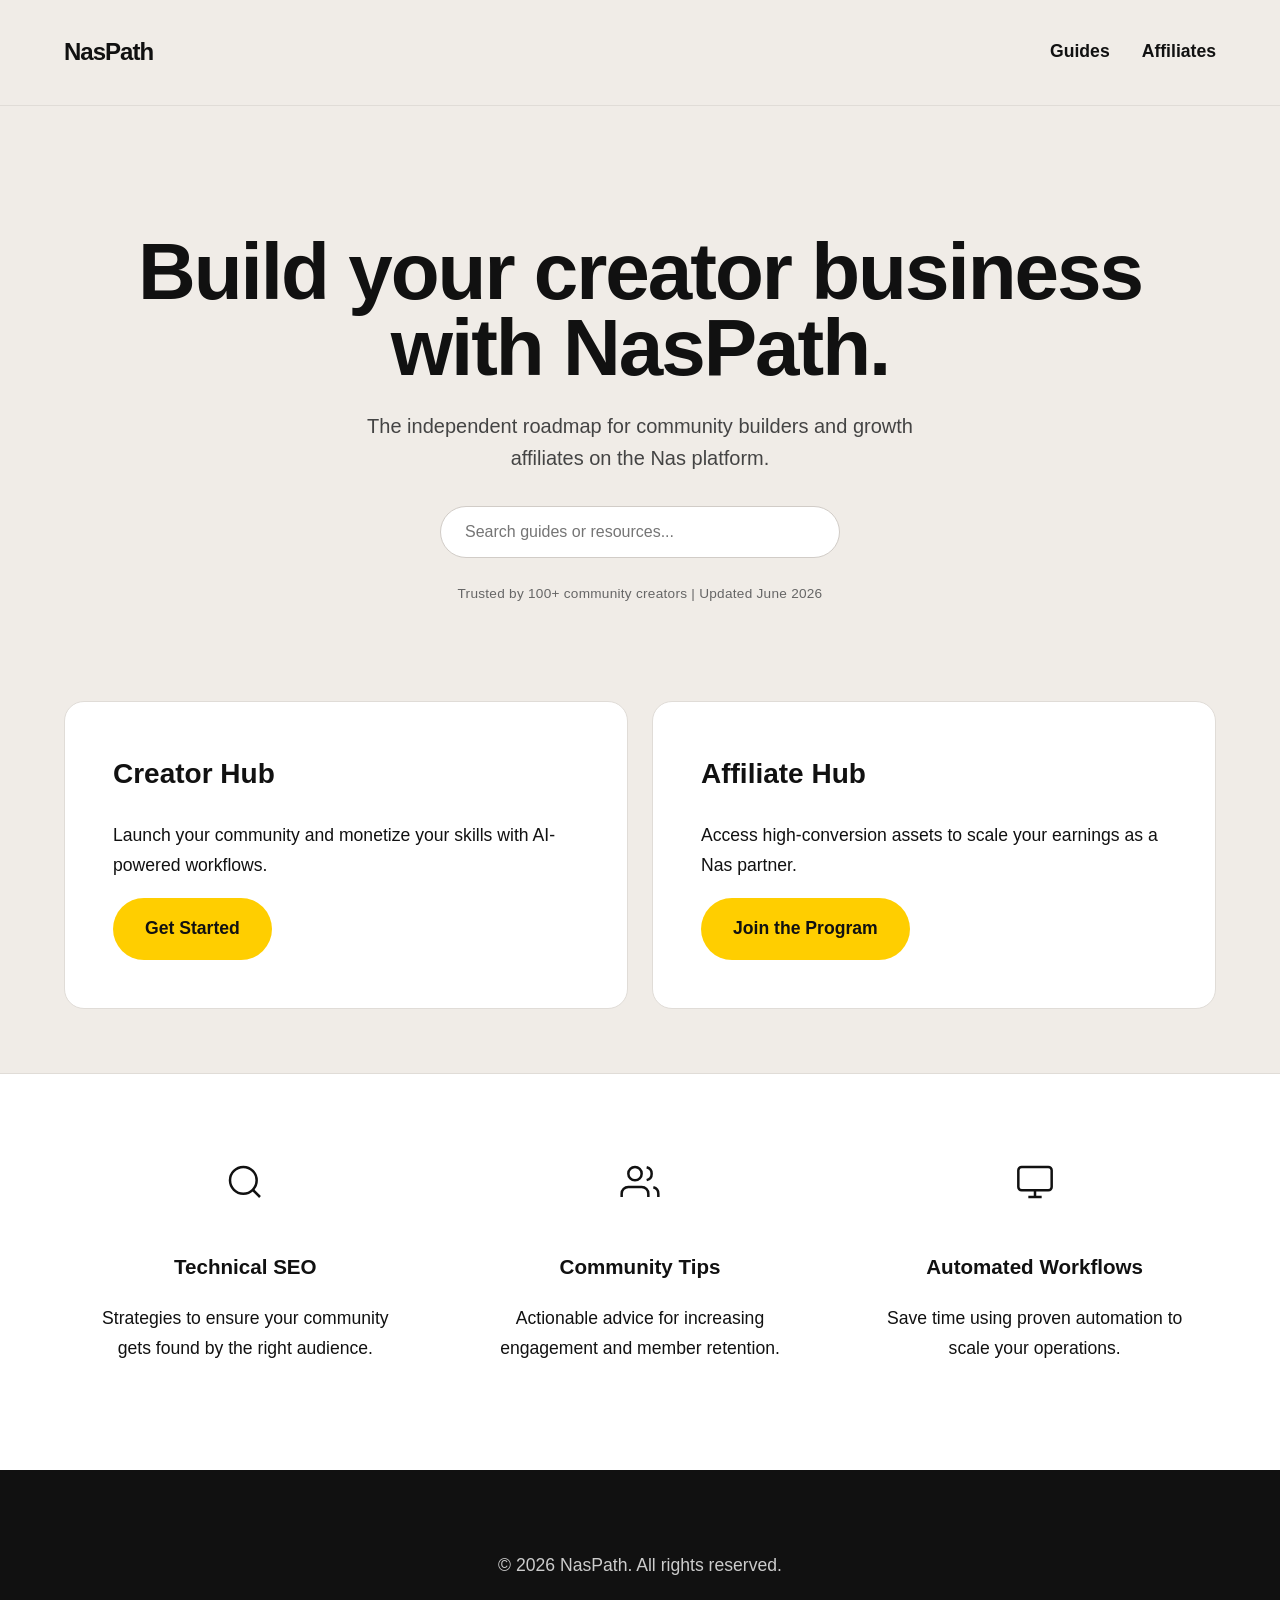
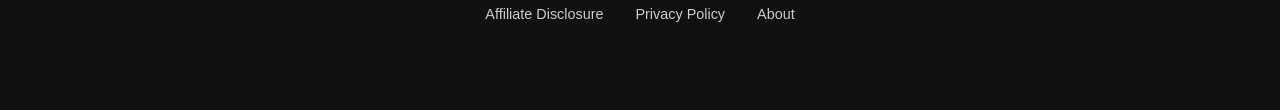
<file: index.html>
<!DOCTYPE html>
<html lang="en">
<head>
    <meta charset="UTF-8">

    <!-- This makes the website adjust correctly on phones and tablets -->
    <meta name="viewport" content="width=device-width, initial-scale=1.0">
    
    <!-- Primary Meta Tags -->
    <title>NasPath | Creator & Affiliate Hub for Community Builders</title>
    <meta name="title" content="NasPath | Creator & Affiliate Hub">
    <meta name="description" content="An independent roadmap for creators. Master community building, technical SEO, and automated workflows on the Nas platform.">
    <meta name="keywords" content="Nas, Creator Economy, Community Building, Technical SEO, Affiliate Marketing, Automation, Web Directories">
    
    <!-- Open Graph / Social Media Preview -->
    <meta property="og:type" content="website">
    <meta property="og:title" content="NasPath | Creator & Affiliate Hub">
    <meta property="og:description" content="The independent roadmap for building communities and scaling growth on the Nas platform.">
    <meta property="og:image" content="https://yourwebsite.com/thumbnail.jpg"> 
    
    <!-- Canonical Tag -->
    <link rel="canonical" href="https://naspath.com/">

    <!-- This connects your HTML file to your CSS file -->
    <link rel="stylesheet" href="style.css?v=3">
</head>

<body>
    <nav>
        <div class="logo">NasPath</div>

        <ul>
            <li><a href="guides.html">Guides</a></li>
            <li><a href="affiliate-hub.html">Affiliates</a></li>
        </ul>
    </nav>

    <section class="hero">
        <h1>Build your creator business with NasPath.</h1>

        <p>
            The independent roadmap for community builders and growth affiliates on the Nas platform.
        </p>
        
        <div class="search-container">
            <form action="#" method="get">
                <input type="search" name="q" placeholder="Search guides or resources..." aria-label="Search">
            </form>
        </div>
        
        <div class="social-proof">
            Trusted by 100+ community creators | Updated June 2026
        </div>
    </section>

    <main>
        <section class="grid">
            <article class="card" id="guides">
                <h2>Creator Hub</h2>
                <p>Launch your community and monetize your skills with AI-powered workflows.</p>
                <a href="creator-hub.html" class="cta">Get Started</a>
            </article>

            <article class="card" id="affiliates">
                <h2>Affiliate Hub</h2>
                <p>Access high-conversion assets to scale your earnings as a Nas partner.</p>
                <a href="affiliate-hub.html" class="cta">Join the Program</a>
            </article>
        </section>

        <section class="benefits">
            <div class="benefits-grid">
                <div class="benefit-item">
                    <svg class="icon-svg" viewBox="0 0 24 24">
                        <circle cx="11" cy="11" r="8"/>
                        <line x1="21" y1="21" x2="16.65" y2="16.65"/>
                    </svg>

                    <h3>Technical SEO</h3>
                    <p>Strategies to ensure your community gets found by the right audience.</p>
                </div>

                <div class="benefit-item">
                    <svg class="icon-svg" viewBox="0 0 24 24">
                        <path d="M17 21v-2a4 4 0 0 0-4-4H5a4 4 0 0 0-4 4v2"/>
                        <circle cx="9" cy="7" r="4"/>
                        <path d="M23 21v-2a4 4 0 0 0-3-3.87"/>
                        <path d="M16 3.13a4 4 0 0 1 0 7.75"/>
                    </svg>

                    <h3>Community Tips</h3>
                    <p>Actionable advice for increasing engagement and member retention.</p>
                </div>

                <div class="benefit-item">
                    <svg class="icon-svg" viewBox="0 0 24 24">
                        <rect x="2" y="3" width="20" height="14" rx="2" ry="2"/>
                        <line x1="8" y1="21" x2="16" y2="21"/>
                        <line x1="12" y1="17" x2="12" y2="21"/>
                    </svg>

                    <h3>Automated Workflows</h3>
                    <p>Save time using proven automation to scale your operations.</p>
                </div>
            </div>
        </section>
    </main>

    <footer>
        <p>&copy; 2026 NasPath. All rights reserved.</p>

        <ul>
            <li><a href="affiliate-disclosure.html">Affiliate Disclosure</a></li>
            <li><a href="privacy-policy.html">Privacy Policy</a></li>
            <li><a href="about.html">About</a></li>
        </ul>
    </footer>
</body>
</html>
</file>
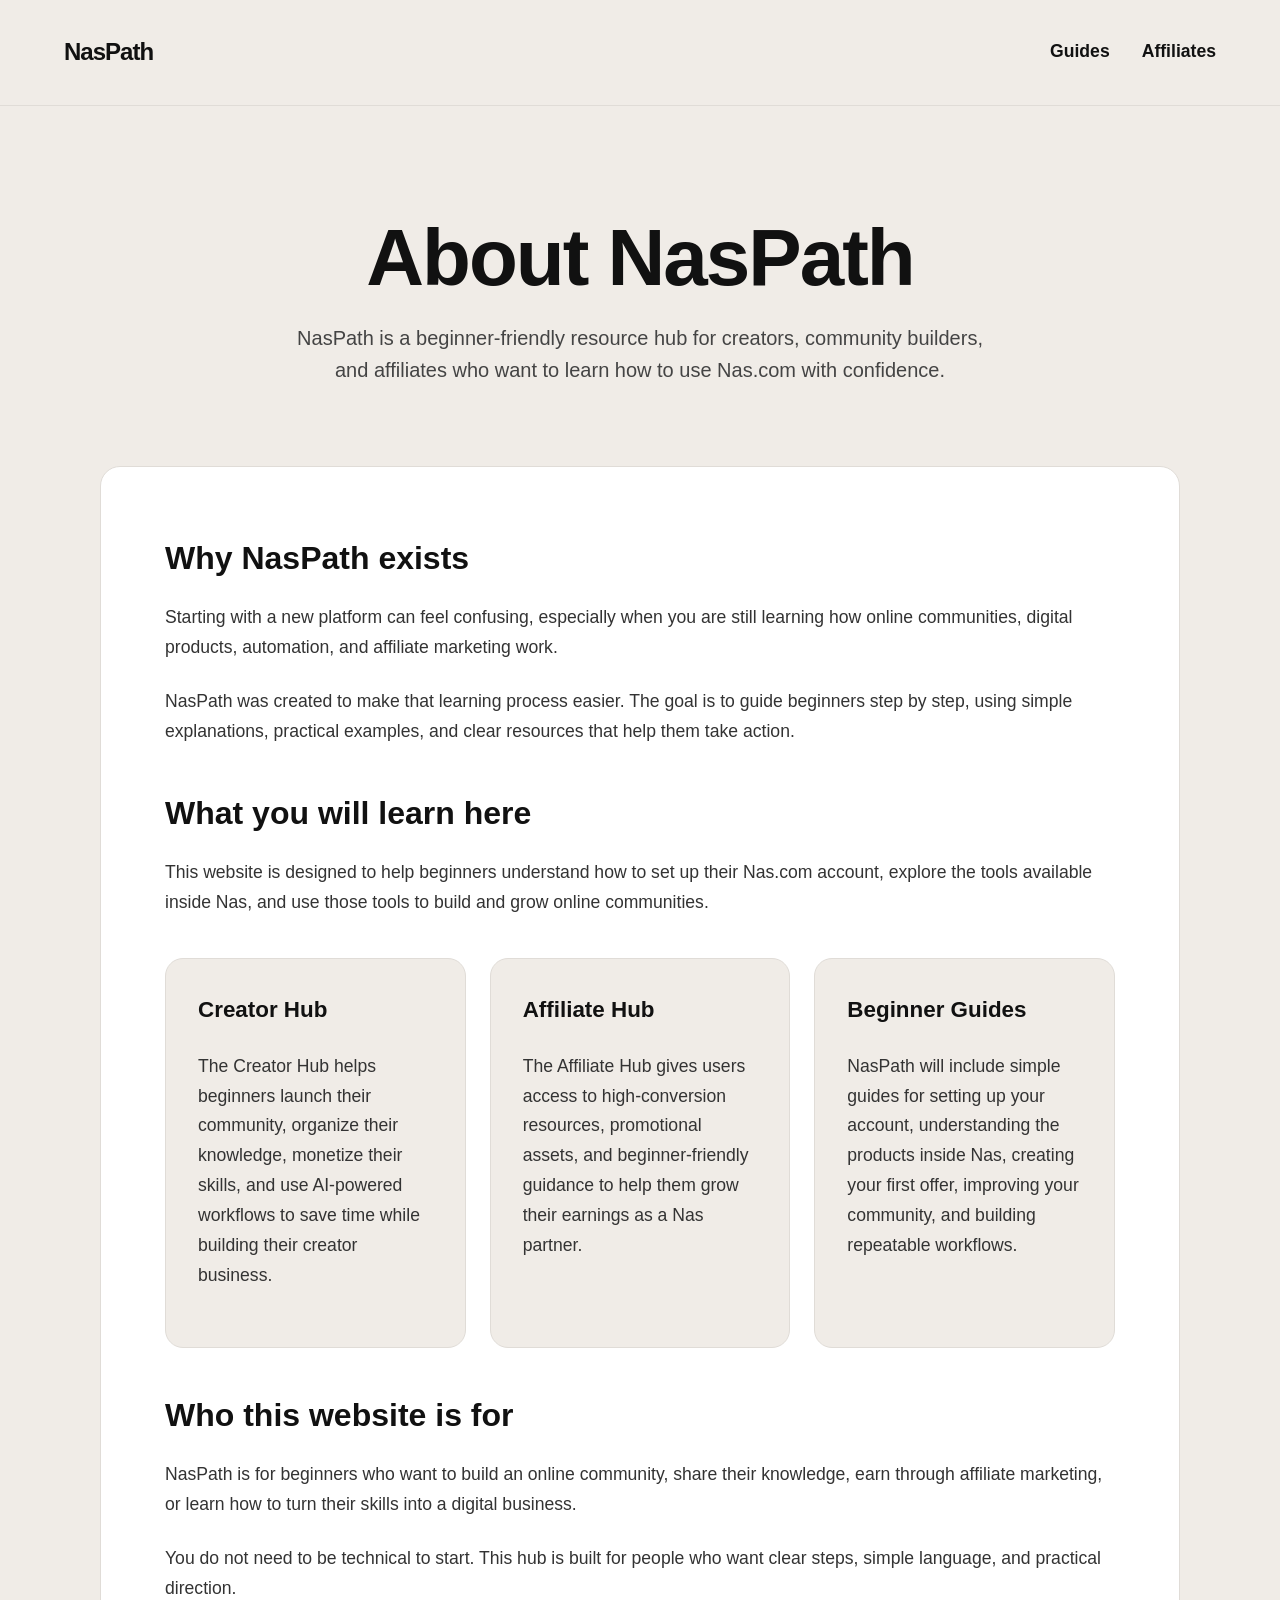
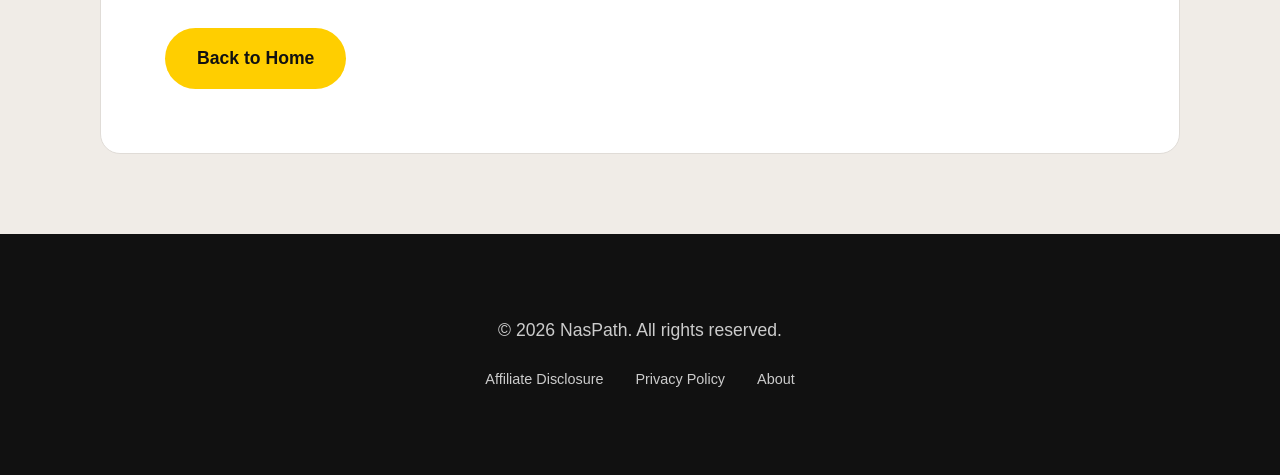
<file: about.html>
<!DOCTYPE html>
<html lang="en">
<head>
    <meta charset="UTF-8">

    <!-- This makes the page look good on phones and tablets -->
    <meta name="viewport" content="width=device-width, initial-scale=1.0">

    <title>About NasPath | Beginner Resource Hub for Nas Creators</title>

    <meta name="description" content="Learn about NasPath, a beginner-friendly resource hub that helps new Nas.com creators set up their account, use Nas products, build communities, and grow through affiliate marketing.">

    <!-- This connects this page to your existing CSS file -->
    <link rel="stylesheet" href="style.css?v=3">
</head>

<body>
    <nav>
        <div class="logo">
            <a href="index.html">NasPath</a>
        </div>

        <ul>
            <li><a href="index.html#guides">Guides</a></li>
            <li><a href="index.html#affiliates">Affiliates</a></li>
        </ul>
    </nav>

    <main>
        <section class="page-hero">
            <h1>About NasPath</h1>

            <p>
                NasPath is a beginner-friendly resource hub for creators, community builders,
                and affiliates who want to learn how to use Nas.com with confidence.
            </p>
        </section>

        <section class="content-section">
            <div class="content-wrapper">
                <h2>Why NasPath exists</h2>

                <p>
                    Starting with a new platform can feel confusing, especially when you are still
                    learning how online communities, digital products, automation, and affiliate
                    marketing work.
                </p>

                <p>
                    NasPath was created to make that learning process easier. The goal is to guide
                    beginners step by step, using simple explanations, practical examples, and clear
                    resources that help them take action.
                </p>

                <h2>What you will learn here</h2>

                <p>
                    This website is designed to help beginners understand how to set up their Nas.com
                    account, explore the tools available inside Nas, and use those tools to build and
                    grow online communities.
                </p>

                <div class="about-grid">
                    <article class="about-card">
                        <h3>Creator Hub</h3>

                        <p>
                            The Creator Hub helps beginners launch their community, organize their
                            knowledge, monetize their skills, and use AI-powered workflows to save
                            time while building their creator business.
                        </p>
                    </article>

                    <article class="about-card">
                        <h3>Affiliate Hub</h3>

                        <p>
                            The Affiliate Hub gives users access to high-conversion resources,
                            promotional assets, and beginner-friendly guidance to help them grow
                            their earnings as a Nas partner.
                        </p>
                    </article>

                    <article class="about-card">
                        <h3>Beginner Guides</h3>

                        <p>
                            NasPath will include simple guides for setting up your account,
                            understanding the products inside Nas, creating your first offer,
                            improving your community, and building repeatable workflows.
                        </p>
                    </article>
                </div>

                <h2>Who this website is for</h2>

                <p>
                    NasPath is for beginners who want to build an online community, share their
                    knowledge, earn through affiliate marketing, or learn how to turn their skills
                    into a digital business.
                </p>

                <p>
                    You do not need to be technical to start. This hub is built for people who want
                    clear steps, simple language, and practical direction.
                </p>

                <a href="index.html" class="cta">Back to Home</a>
            </div>
        </section>
    </main>

    <footer>
        <p>&copy; 2026 NasPath. All rights reserved.</p>

        <ul>
            <li><a href="affiliate-disclosure.html">Affiliate Disclosure</a></li>
            <li><a href="privacy-policy.html">Privacy Policy</a></li>
            <li><a href="about.html">About</a></li>
        </ul>
    </footer>
</body>
</html>
</file>
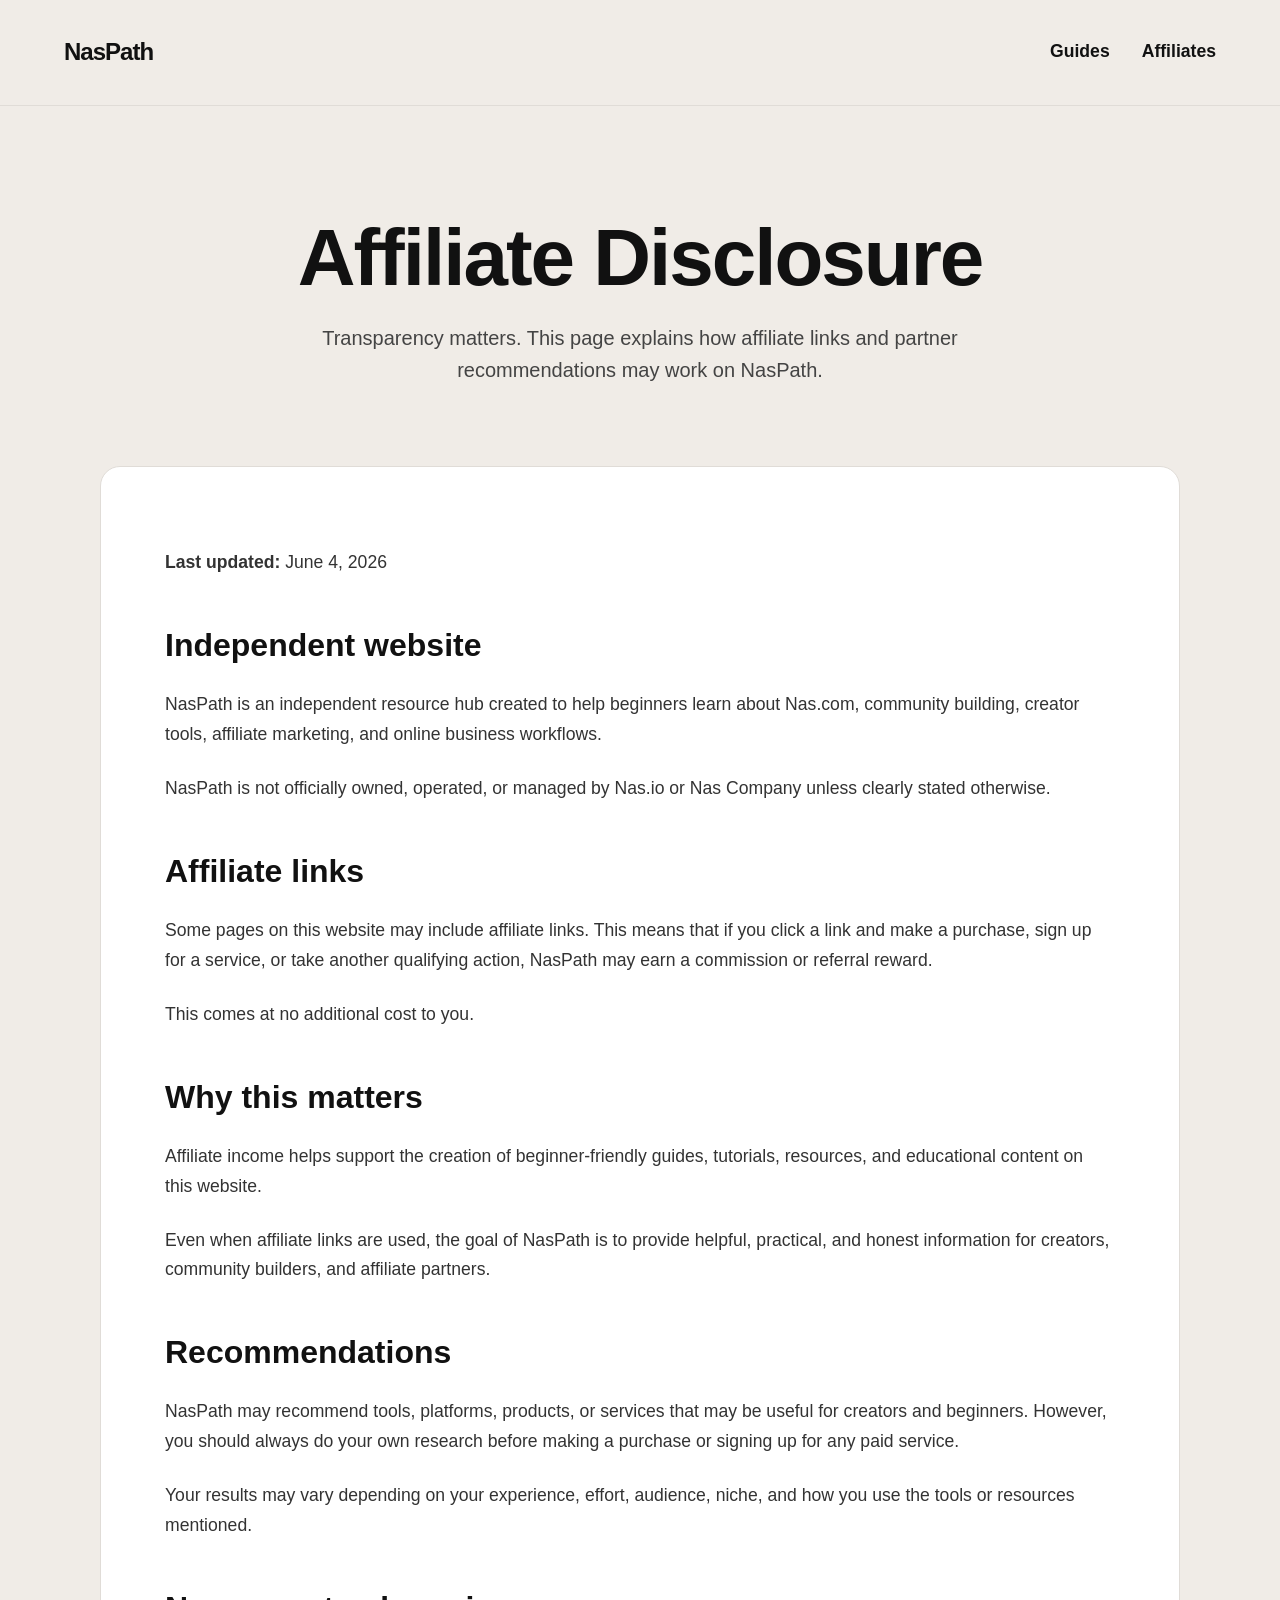
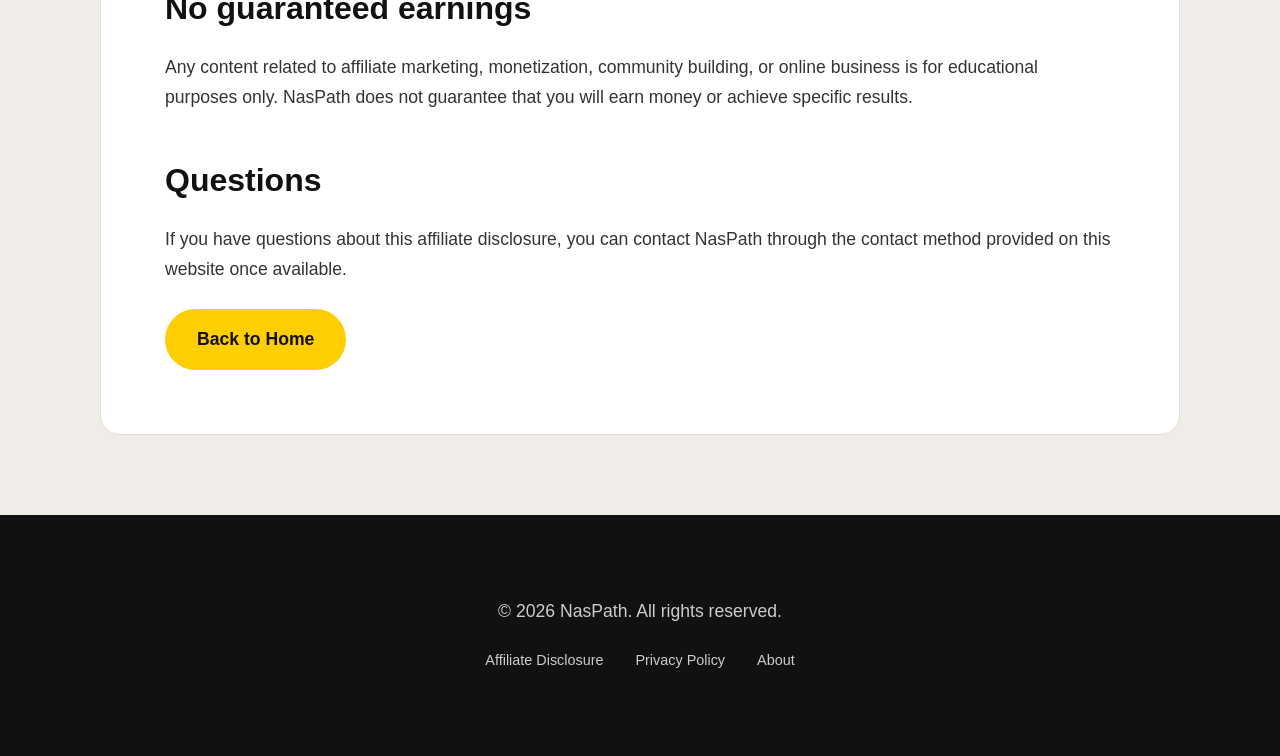
<file: affiliate-disclosure.html>
<!DOCTYPE html>
<html lang="en">
<head>
    <meta charset="UTF-8">

    <!-- This makes the page work well on phones and tablets -->
    <meta name="viewport" content="width=device-width, initial-scale=1.0">

    <title>Affiliate Disclosure | NasPath</title>

    <meta name="description" content="Read the NasPath affiliate disclosure to understand how affiliate links and partner recommendations may work on this website.">

    <!-- This connects this page to your CSS file -->
    <link rel="stylesheet" href="style.css?v=3">
</head>

<body>
    <nav>
        <div class="logo">
            <a href="index.html">NasPath</a>
        </div>

        <ul>
            <li><a href="index.html#guides">Guides</a></li>
            <li><a href="index.html#affiliates">Affiliates</a></li>
        </ul>
    </nav>

    <main>
        <section class="page-hero">
            <h1>Affiliate Disclosure</h1>

            <p>
                Transparency matters. This page explains how affiliate links and partner recommendations
                may work on NasPath.
            </p>
        </section>

        <section class="content-section">
            <div class="content-wrapper">
                <p><strong>Last updated:</strong> June 4, 2026</p>

                <h2>Independent website</h2>

                <p>
                    NasPath is an independent resource hub created to help beginners learn about Nas.com,
                    community building, creator tools, affiliate marketing, and online business workflows.
                </p>

                <p>
                    NasPath is not officially owned, operated, or managed by Nas.io or Nas Company unless
                    clearly stated otherwise.
                </p>

                <h2>Affiliate links</h2>

                <p>
                    Some pages on this website may include affiliate links. This means that if you click
                    a link and make a purchase, sign up for a service, or take another qualifying action,
                    NasPath may earn a commission or referral reward.
                </p>

                <p>
                    This comes at no additional cost to you.
                </p>

                <h2>Why this matters</h2>

                <p>
                    Affiliate income helps support the creation of beginner-friendly guides, tutorials,
                    resources, and educational content on this website.
                </p>

                <p>
                    Even when affiliate links are used, the goal of NasPath is to provide helpful,
                    practical, and honest information for creators, community builders, and affiliate partners.
                </p>

                <h2>Recommendations</h2>

                <p>
                    NasPath may recommend tools, platforms, products, or services that may be useful for
                    creators and beginners. However, you should always do your own research before making
                    a purchase or signing up for any paid service.
                </p>

                <p>
                    Your results may vary depending on your experience, effort, audience, niche, and how
                    you use the tools or resources mentioned.
                </p>

                <h2>No guaranteed earnings</h2>

                <p>
                    Any content related to affiliate marketing, monetization, community building, or online
                    business is for educational purposes only. NasPath does not guarantee that you will earn
                    money or achieve specific results.
                </p>

                <h2>Questions</h2>

                <p>
                    If you have questions about this affiliate disclosure, you can contact NasPath through
                    the contact method provided on this website once available.
                </p>

                <a href="index.html" class="cta">Back to Home</a>
            </div>
        </section>
    </main>

    <footer>
        <p>&copy; 2026 NasPath. All rights reserved.</p>

        <ul>
            <li><a href="affiliate-disclosure.html">Affiliate Disclosure</a></li>
            <li><a href="privacy-policy.html">Privacy Policy</a></li>
            <li><a href="about.html">About</a></li>
        </ul>
    </footer>
</body>
</html>
</file>
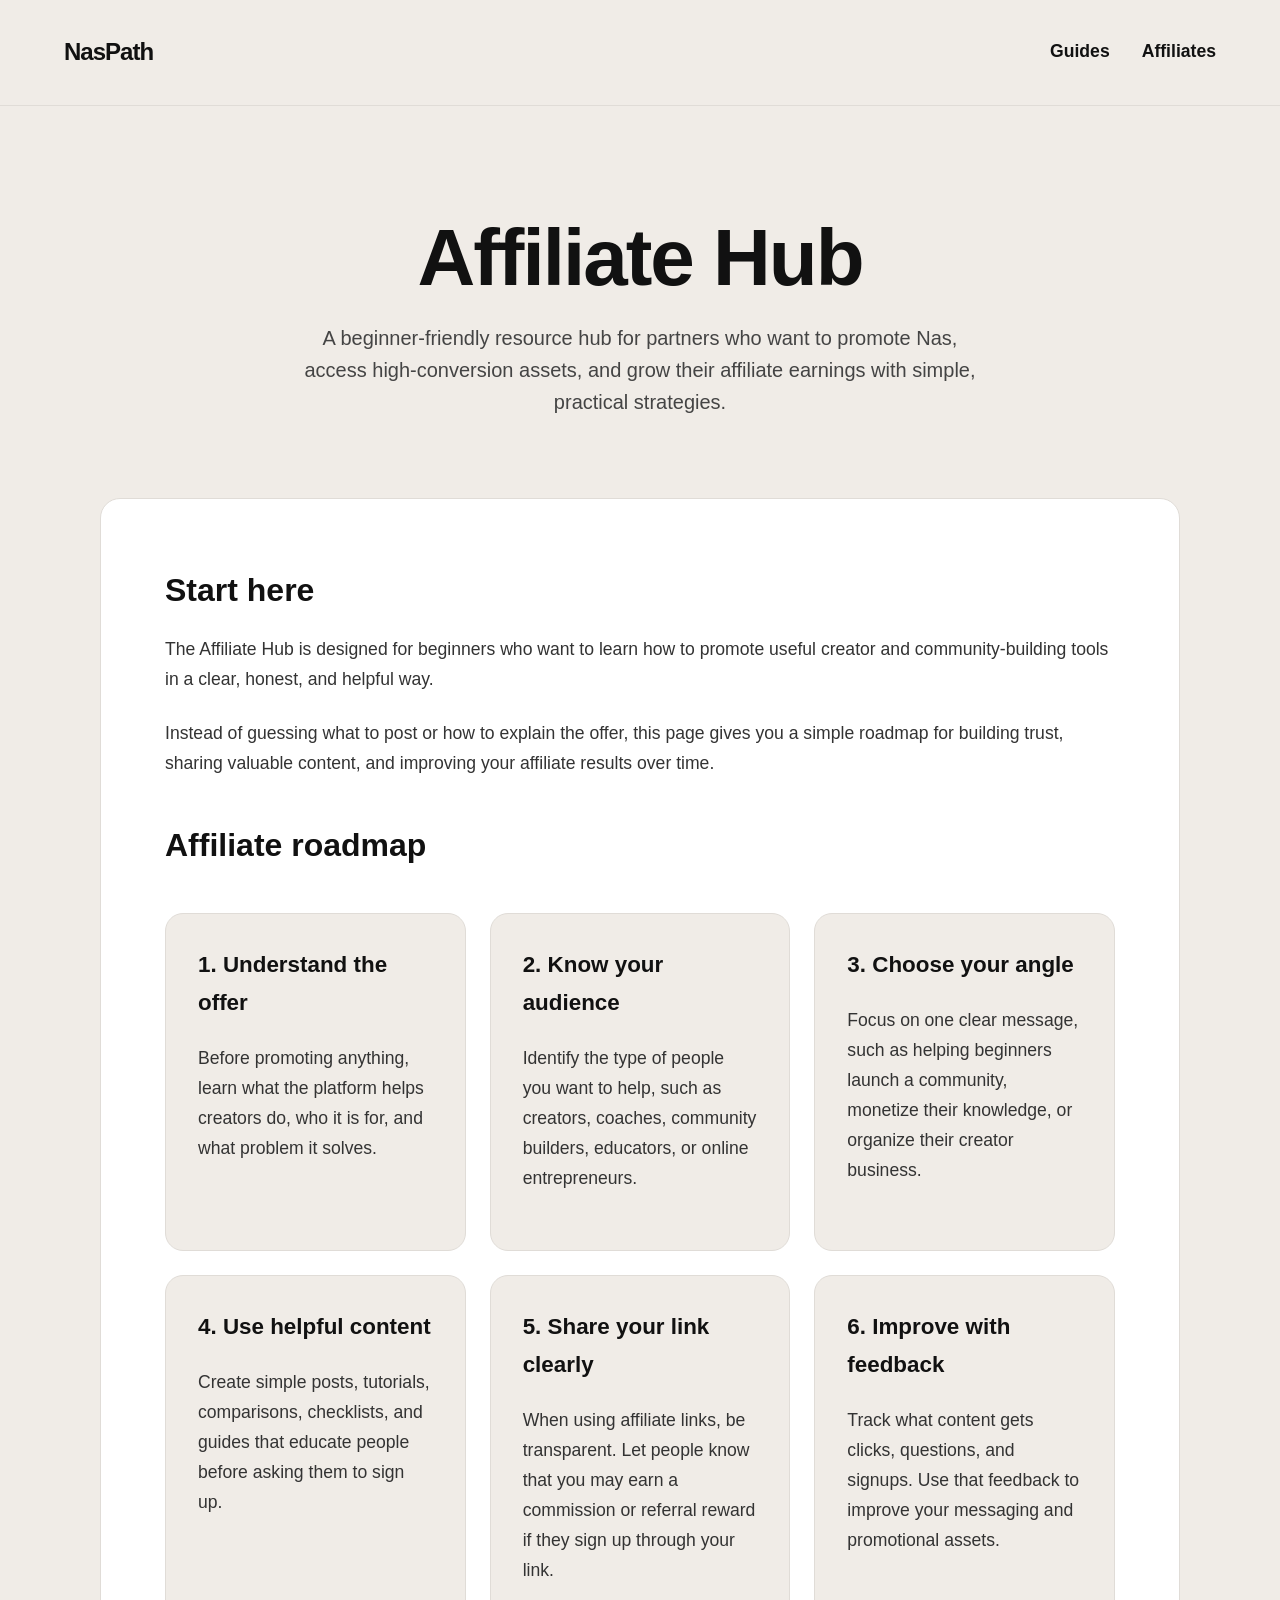
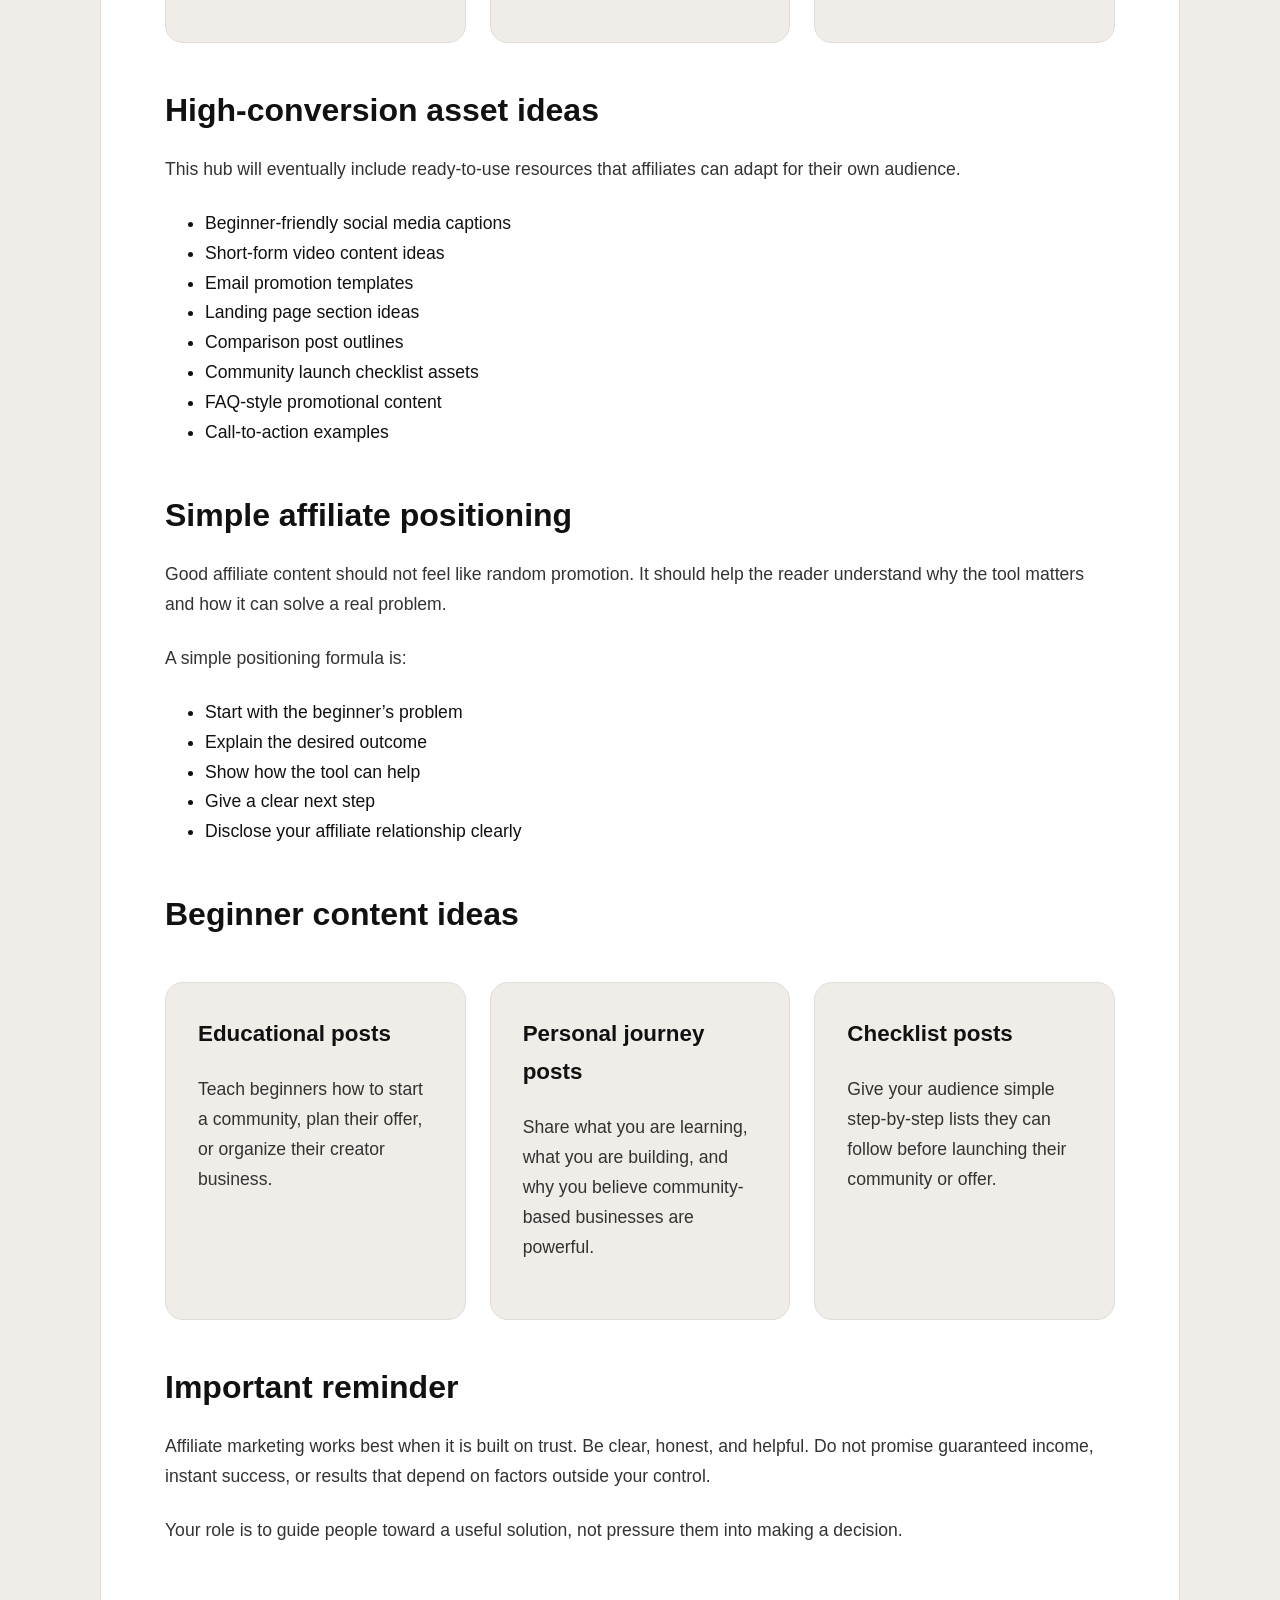
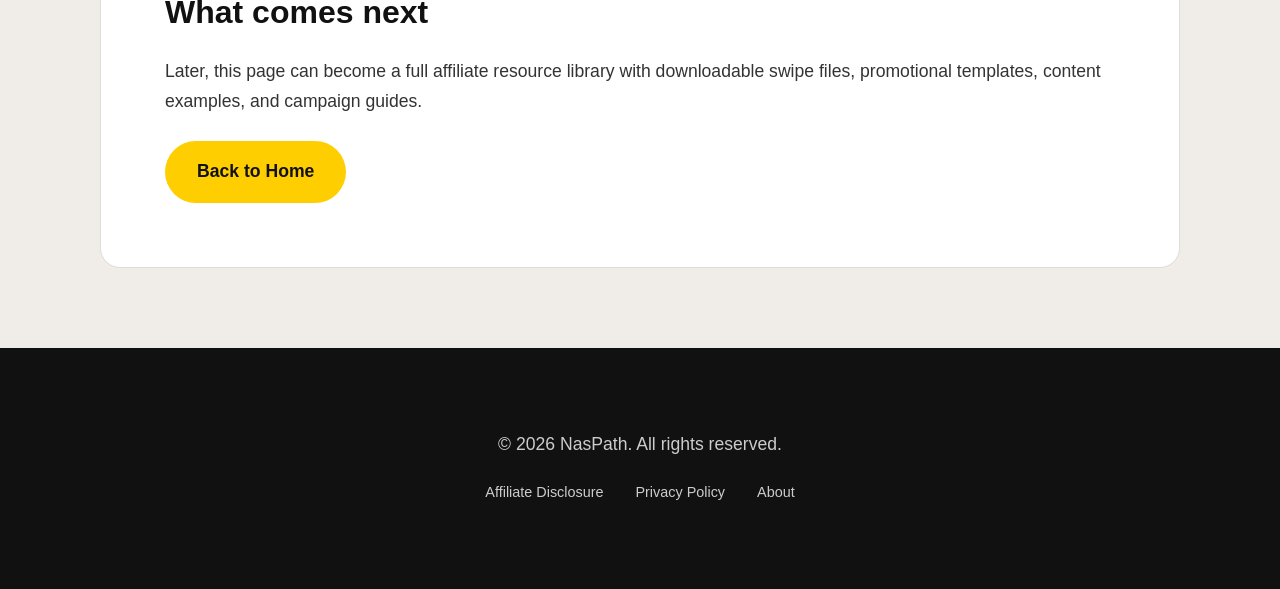
<file: affiliate-hub.html>
<!DOCTYPE html>
<html lang="en">
<head>
    <meta charset="UTF-8">

    <!-- This makes the page work well on phones and tablets -->
    <meta name="viewport" content="width=device-width, initial-scale=1.0">

    <title>Affiliate Hub | NasPath</title>

    <meta name="description" content="Beginner-friendly Affiliate Hub for NasPath users who want to access promotional resources, affiliate strategies, content ideas, and high-conversion assets.">

    <!-- This connects this page to your CSS file -->
    <link rel="stylesheet" href="style.css?v=3">
</head>

<body>
    <nav>
        <div class="logo">
            <a href="index.html">NasPath</a>
        </div>

        <ul>
            <li><a href="creator-hub.html">Guides</a></li>
            <li><a href="affiliate-hub.html">Affiliates</a></li>
        </ul>
    </nav>

    <main>
        <section class="page-hero">
            <h1>Affiliate Hub</h1>

            <p>
                A beginner-friendly resource hub for partners who want to promote Nas,
                access high-conversion assets, and grow their affiliate earnings with
                simple, practical strategies.
            </p>
        </section>

        <section class="content-section">
            <div class="content-wrapper">
                <h2>Start here</h2>

                <p>
                    The Affiliate Hub is designed for beginners who want to learn how to promote
                    useful creator and community-building tools in a clear, honest, and helpful way.
                </p>

                <p>
                    Instead of guessing what to post or how to explain the offer, this page gives
                    you a simple roadmap for building trust, sharing valuable content, and improving
                    your affiliate results over time.
                </p>

                <h2>Affiliate roadmap</h2>

                <div class="about-grid">
                    <article class="about-card">
                        <h3>1. Understand the offer</h3>
                        <p>
                            Before promoting anything, learn what the platform helps creators do,
                            who it is for, and what problem it solves.
                        </p>
                    </article>

                    <article class="about-card">
                        <h3>2. Know your audience</h3>
                        <p>
                            Identify the type of people you want to help, such as creators,
                            coaches, community builders, educators, or online entrepreneurs.
                        </p>
                    </article>

                    <article class="about-card">
                        <h3>3. Choose your angle</h3>
                        <p>
                            Focus on one clear message, such as helping beginners launch a community,
                            monetize their knowledge, or organize their creator business.
                        </p>
                    </article>

                    <article class="about-card">
                        <h3>4. Use helpful content</h3>
                        <p>
                            Create simple posts, tutorials, comparisons, checklists, and guides
                            that educate people before asking them to sign up.
                        </p>
                    </article>

                    <article class="about-card">
                        <h3>5. Share your link clearly</h3>
                        <p>
                            When using affiliate links, be transparent. Let people know that you
                            may earn a commission or referral reward if they sign up through your link.
                        </p>
                    </article>

                    <article class="about-card">
                        <h3>6. Improve with feedback</h3>
                        <p>
                            Track what content gets clicks, questions, and signups. Use that feedback
                            to improve your messaging and promotional assets.
                        </p>
                    </article>
                </div>

                <h2>High-conversion asset ideas</h2>

                <p>
                    This hub will eventually include ready-to-use resources that affiliates can adapt
                    for their own audience.
                </p>

                <ul>
                    <li>Beginner-friendly social media captions</li>
                    <li>Short-form video content ideas</li>
                    <li>Email promotion templates</li>
                    <li>Landing page section ideas</li>
                    <li>Comparison post outlines</li>
                    <li>Community launch checklist assets</li>
                    <li>FAQ-style promotional content</li>
                    <li>Call-to-action examples</li>
                </ul>

                <h2>Simple affiliate positioning</h2>

                <p>
                    Good affiliate content should not feel like random promotion. It should help
                    the reader understand why the tool matters and how it can solve a real problem.
                </p>

                <p>
                    A simple positioning formula is:
                </p>

                <ul>
                    <li>Start with the beginner’s problem</li>
                    <li>Explain the desired outcome</li>
                    <li>Show how the tool can help</li>
                    <li>Give a clear next step</li>
                    <li>Disclose your affiliate relationship clearly</li>
                </ul>

                <h2>Beginner content ideas</h2>

                <div class="about-grid">
                    <article class="about-card">
                        <h3>Educational posts</h3>
                        <p>
                            Teach beginners how to start a community, plan their offer, or organize
                            their creator business.
                        </p>
                    </article>

                    <article class="about-card">
                        <h3>Personal journey posts</h3>
                        <p>
                            Share what you are learning, what you are building, and why you believe
                            community-based businesses are powerful.
                        </p>
                    </article>

                    <article class="about-card">
                        <h3>Checklist posts</h3>
                        <p>
                            Give your audience simple step-by-step lists they can follow before
                            launching their community or offer.
                        </p>
                    </article>
                </div>

                <h2>Important reminder</h2>

                <p>
                    Affiliate marketing works best when it is built on trust. Be clear, honest,
                    and helpful. Do not promise guaranteed income, instant success, or results that
                    depend on factors outside your control.
                </p>

                <p>
                    Your role is to guide people toward a useful solution, not pressure them into
                    making a decision.
                </p>

                <h2>What comes next</h2>

                <p>
                    Later, this page can become a full affiliate resource library with downloadable
                    swipe files, promotional templates, content examples, and campaign guides.
                </p>

                <a href="index.html" class="cta">Back to Home</a>
            </div>
        </section>
    </main>

    <footer>
        <p>&copy; 2026 NasPath. All rights reserved.</p>

        <ul>
            <li><a href="affiliate-disclosure.html">Affiliate Disclosure</a></li>
            <li><a href="privacy-policy.html">Privacy Policy</a></li>
            <li><a href="about.html">About</a></li>
        </ul>
    </footer>
</body>
</html>
</file>
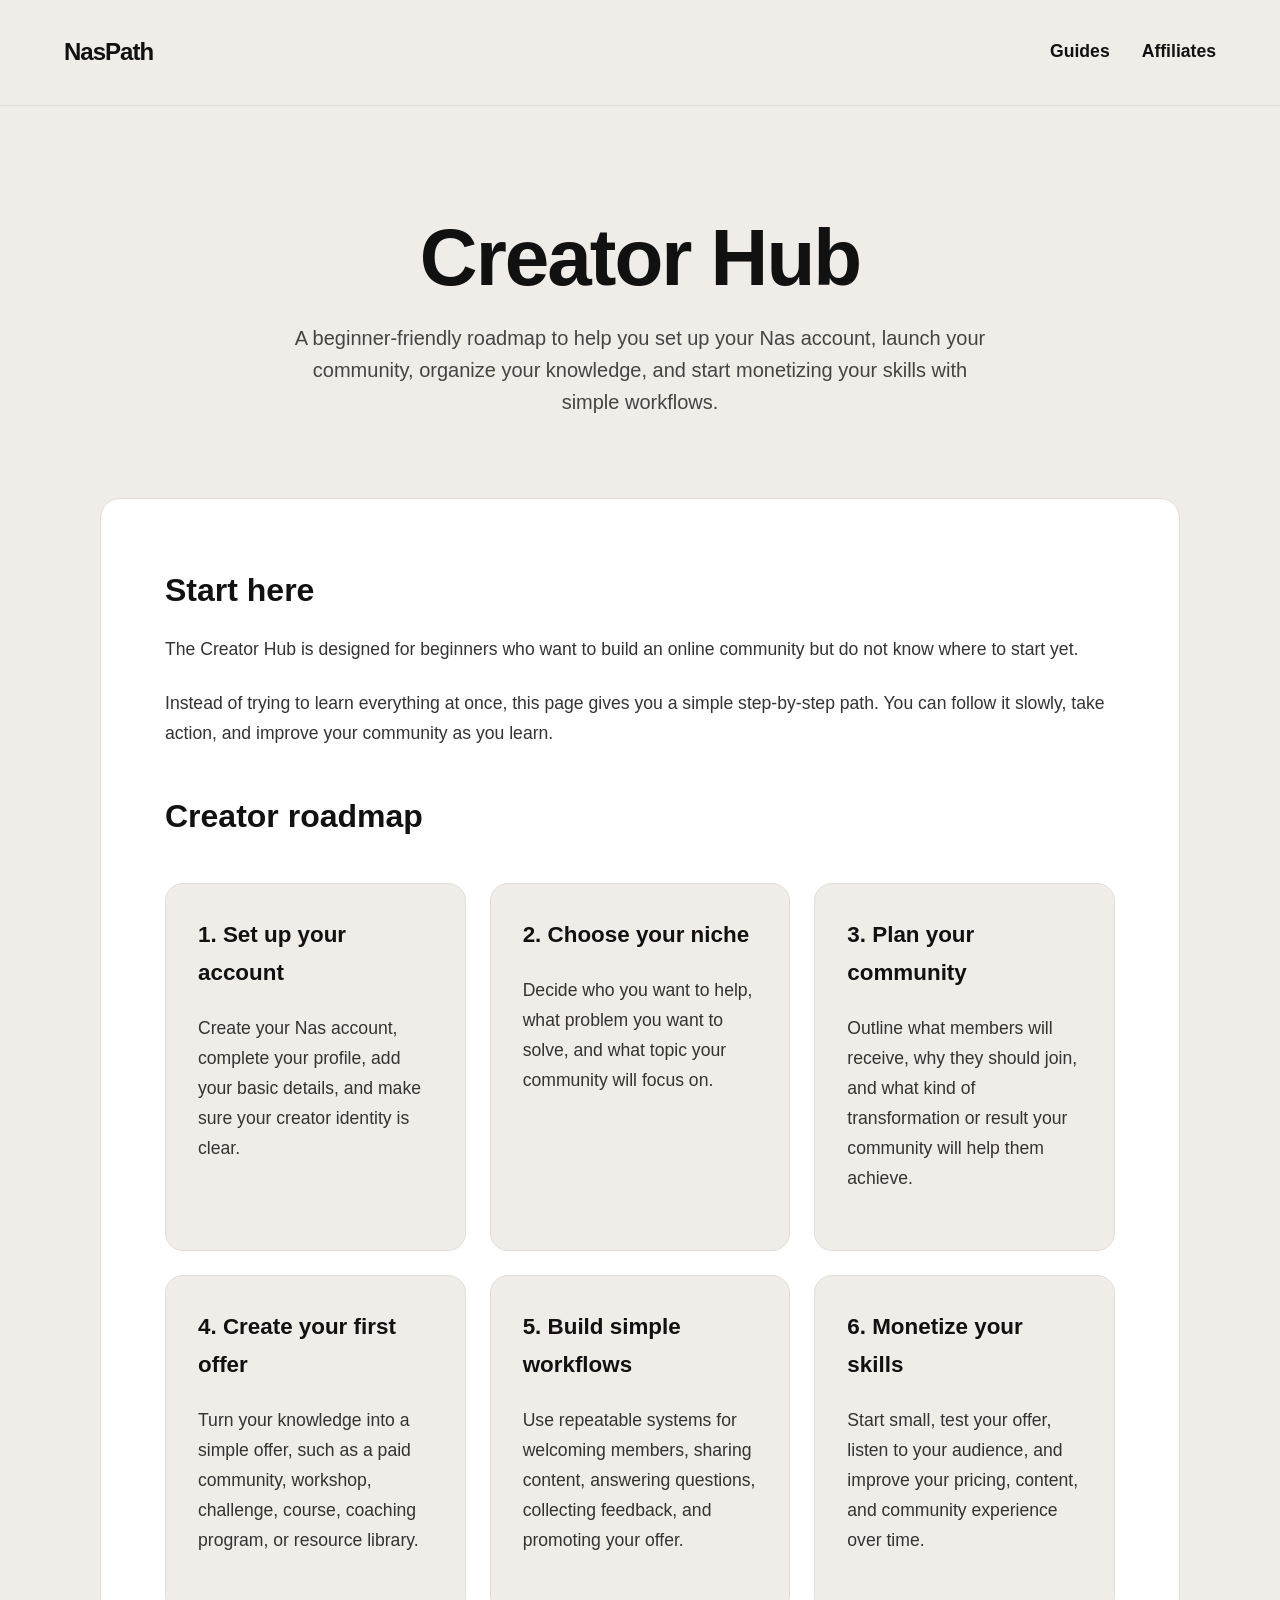
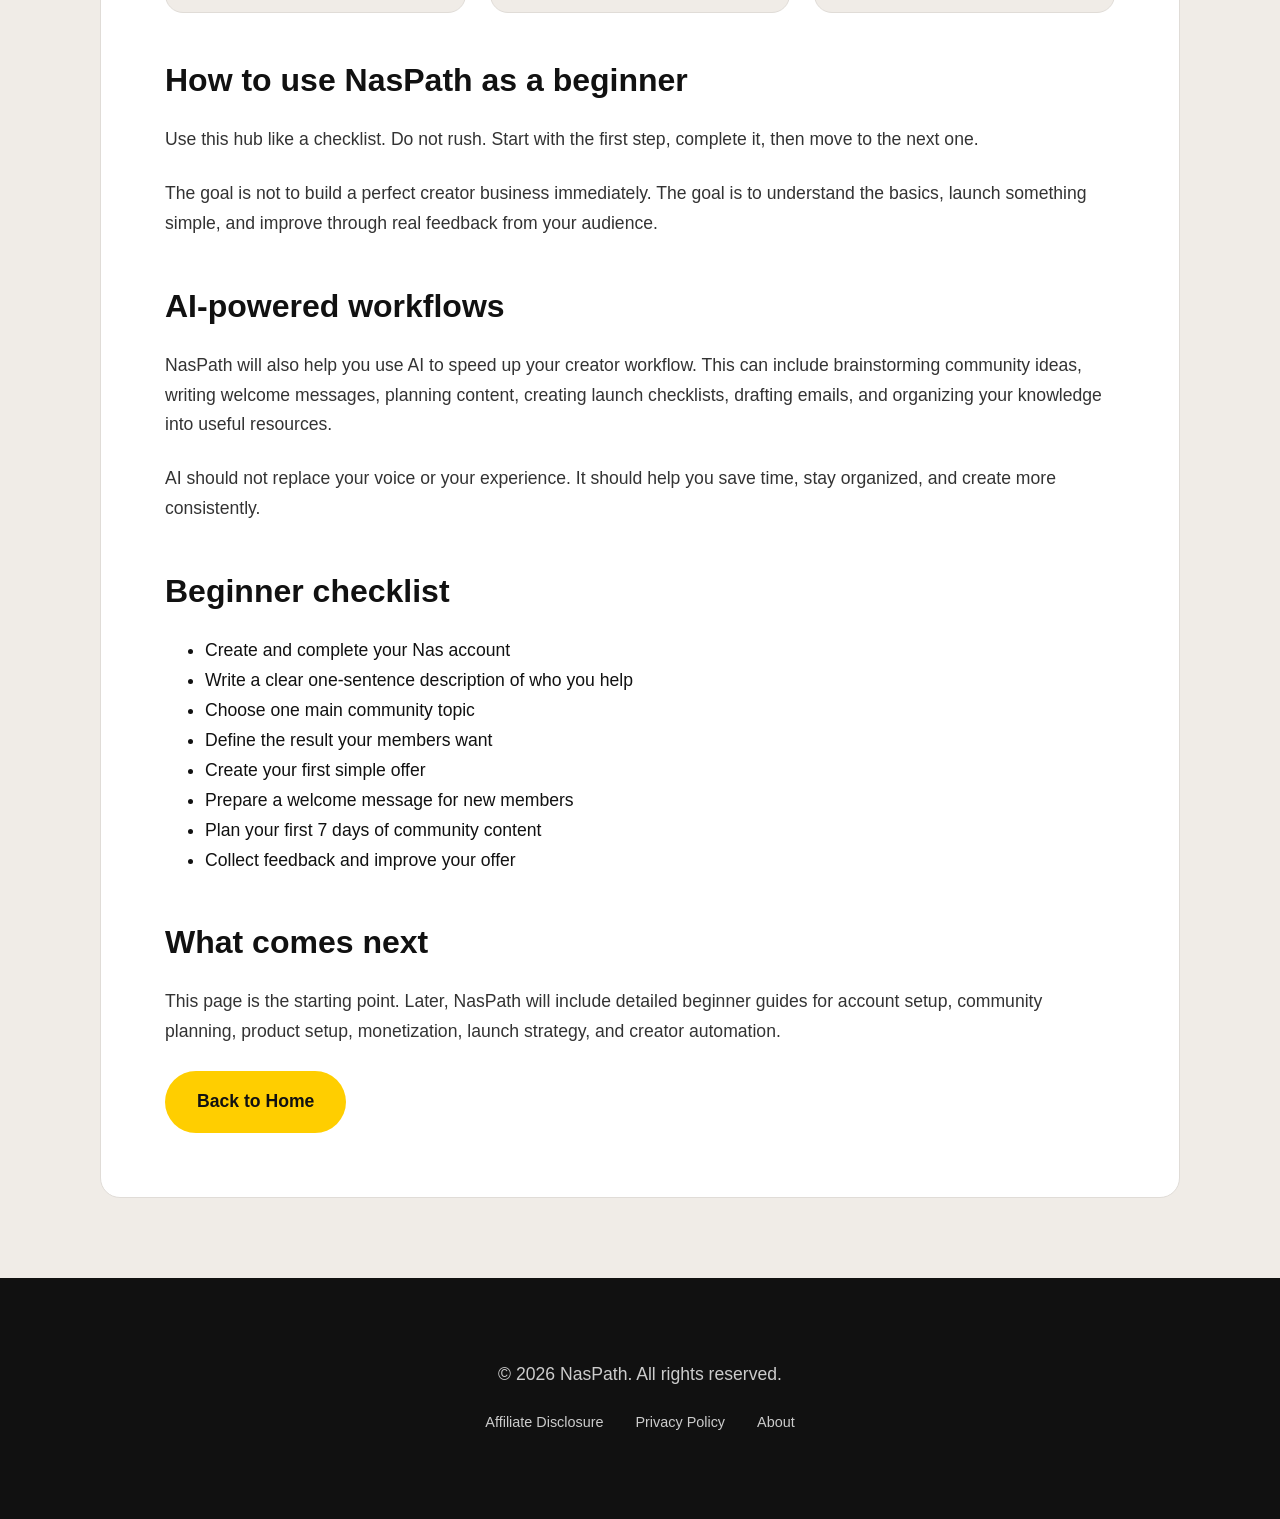
<file: creator-hub.html>
<!DOCTYPE html>
<html lang="en">
<head>
    <meta charset="UTF-8">

    <!-- This makes the page work well on phones and tablets -->
    <meta name="viewport" content="width=device-width, initial-scale=1.0">

    <title>Creator Hub | NasPath</title>

    <meta name="description" content="Beginner-friendly Creator Hub for learning how to set up your Nas account, launch your community, organize your offer, and monetize your skills.">

    <!-- This connects this page to your CSS file -->
    <link rel="stylesheet" href="style.css?v=3">
</head>

<body>
    <nav>
        <div class="logo">
            <a href="index.html">NasPath</a>
        </div>

        <ul>
            <li><a href="creator-hub.html">Guides</a></li>
            <li><a href="affiliate-hub.html">Affiliates</a></li>
        </ul>
    </nav>

    <main>
        <section class="page-hero">
            <h1>Creator Hub</h1>

            <p>
                A beginner-friendly roadmap to help you set up your Nas account,
                launch your community, organize your knowledge, and start monetizing
                your skills with simple workflows.
            </p>
        </section>

        <section class="content-section">
            <div class="content-wrapper">
                <h2>Start here</h2>

                <p>
                    The Creator Hub is designed for beginners who want to build an online
                    community but do not know where to start yet.
                </p>

                <p>
                    Instead of trying to learn everything at once, this page gives you a simple
                    step-by-step path. You can follow it slowly, take action, and improve your
                    community as you learn.
                </p>

                <h2>Creator roadmap</h2>

                <div class="about-grid">
                    <article class="about-card">
                        <h3>1. Set up your account</h3>
                        <p>
                            Create your Nas account, complete your profile, add your basic details,
                            and make sure your creator identity is clear.
                        </p>
                    </article>

                    <article class="about-card">
                        <h3>2. Choose your niche</h3>
                        <p>
                            Decide who you want to help, what problem you want to solve, and what
                            topic your community will focus on.
                        </p>
                    </article>

                    <article class="about-card">
                        <h3>3. Plan your community</h3>
                        <p>
                            Outline what members will receive, why they should join, and what kind
                            of transformation or result your community will help them achieve.
                        </p>
                    </article>

                    <article class="about-card">
                        <h3>4. Create your first offer</h3>
                        <p>
                            Turn your knowledge into a simple offer, such as a paid community,
                            workshop, challenge, course, coaching program, or resource library.
                        </p>
                    </article>

                    <article class="about-card">
                        <h3>5. Build simple workflows</h3>
                        <p>
                            Use repeatable systems for welcoming members, sharing content,
                            answering questions, collecting feedback, and promoting your offer.
                        </p>
                    </article>

                    <article class="about-card">
                        <h3>6. Monetize your skills</h3>
                        <p>
                            Start small, test your offer, listen to your audience, and improve your
                            pricing, content, and community experience over time.
                        </p>
                    </article>
                </div>

                <h2>How to use NasPath as a beginner</h2>

                <p>
                    Use this hub like a checklist. Do not rush. Start with the first step,
                    complete it, then move to the next one.
                </p>

                <p>
                    The goal is not to build a perfect creator business immediately. The goal is
                    to understand the basics, launch something simple, and improve through real
                    feedback from your audience.
                </p>

                <h2>AI-powered workflows</h2>

                <p>
                    NasPath will also help you use AI to speed up your creator workflow. This can
                    include brainstorming community ideas, writing welcome messages, planning content,
                    creating launch checklists, drafting emails, and organizing your knowledge into
                    useful resources.
                </p>

                <p>
                    AI should not replace your voice or your experience. It should help you save
                    time, stay organized, and create more consistently.
                </p>

                <h2>Beginner checklist</h2>

                <ul>
                    <li>Create and complete your Nas account</li>
                    <li>Write a clear one-sentence description of who you help</li>
                    <li>Choose one main community topic</li>
                    <li>Define the result your members want</li>
                    <li>Create your first simple offer</li>
                    <li>Prepare a welcome message for new members</li>
                    <li>Plan your first 7 days of community content</li>
                    <li>Collect feedback and improve your offer</li>
                </ul>

                <h2>What comes next</h2>

                <p>
                    This page is the starting point. Later, NasPath will include detailed beginner
                    guides for account setup, community planning, product setup, monetization,
                    launch strategy, and creator automation.
                </p>

                <a href="index.html" class="cta">Back to Home</a>
            </div>
        </section>
    </main>

    <footer>
        <p>&copy; 2026 NasPath. All rights reserved.</p>

        <ul>
            <li><a href="affiliate-disclosure.html">Affiliate Disclosure</a></li>
            <li><a href="privacy-policy.html">Privacy Policy</a></li>
            <li><a href="about.html">About</a></li>
        </ul>
    </footer>
</body>
</html>
</file>
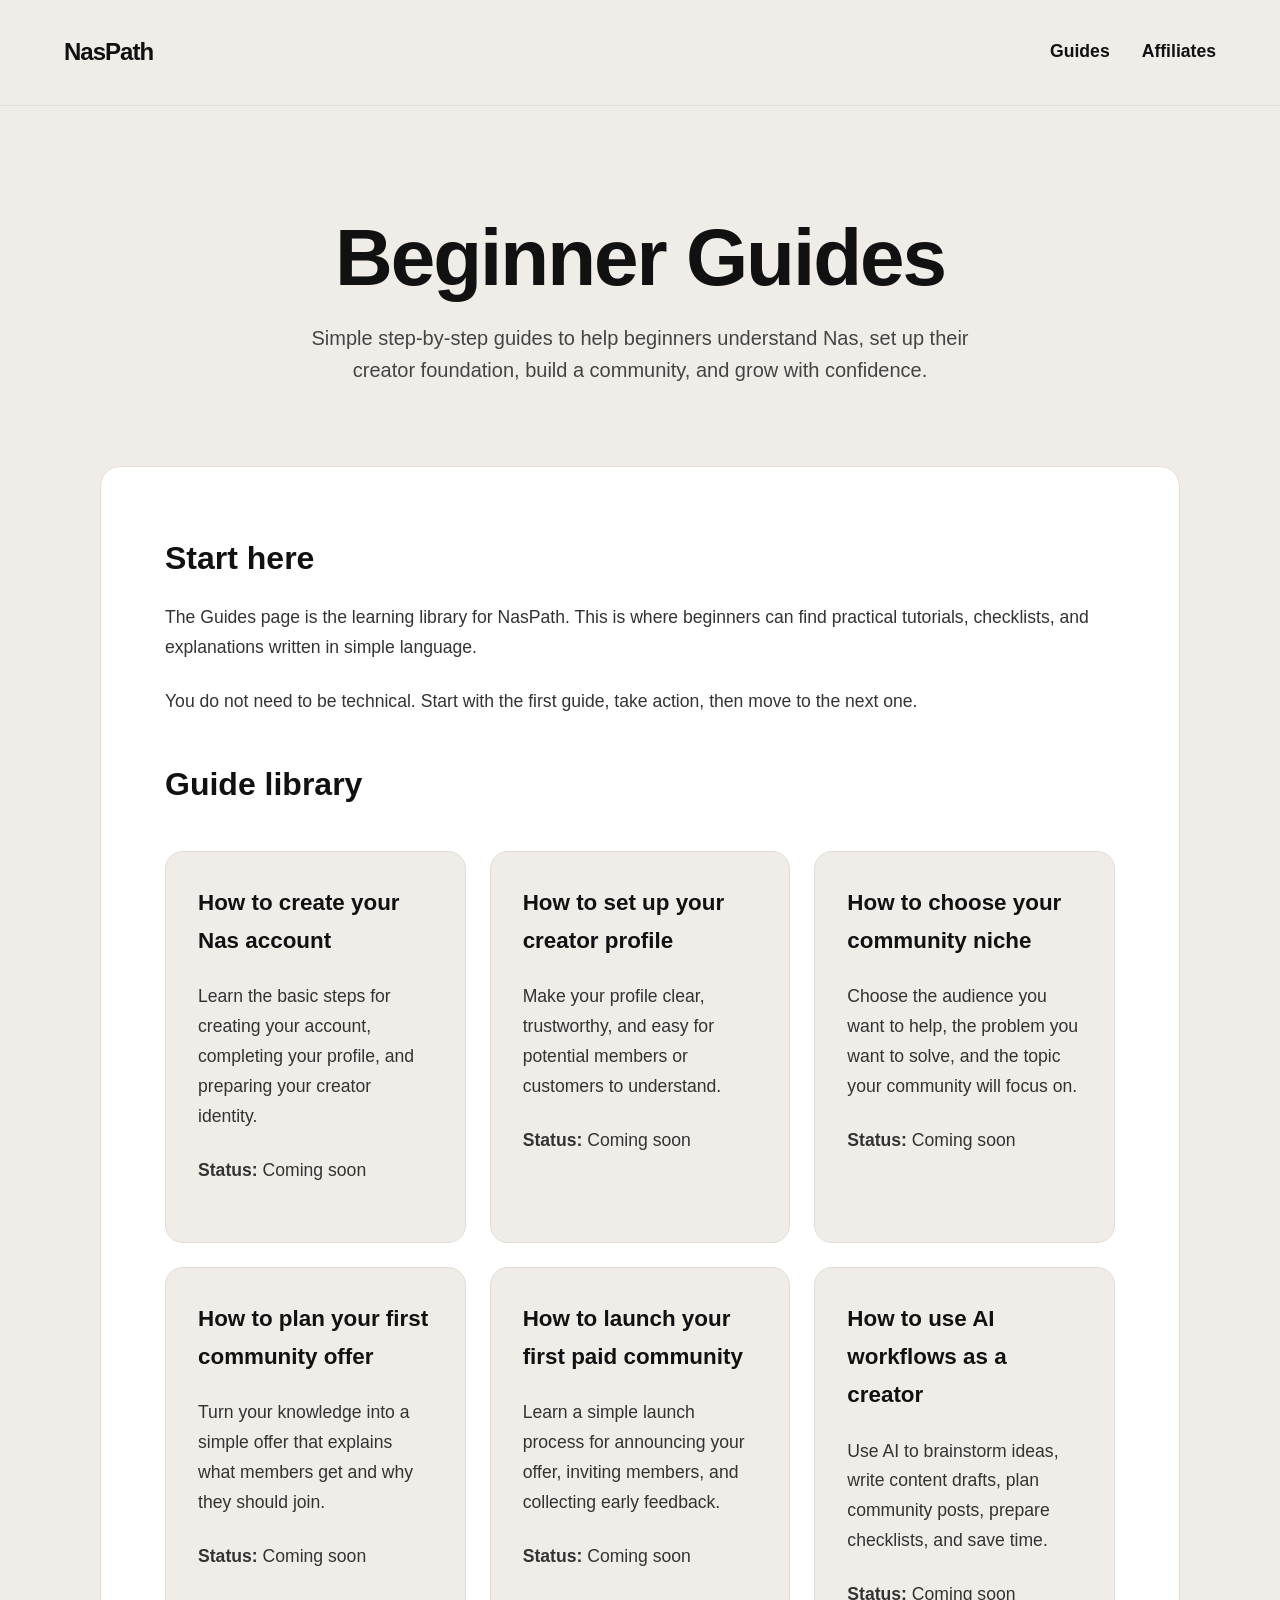
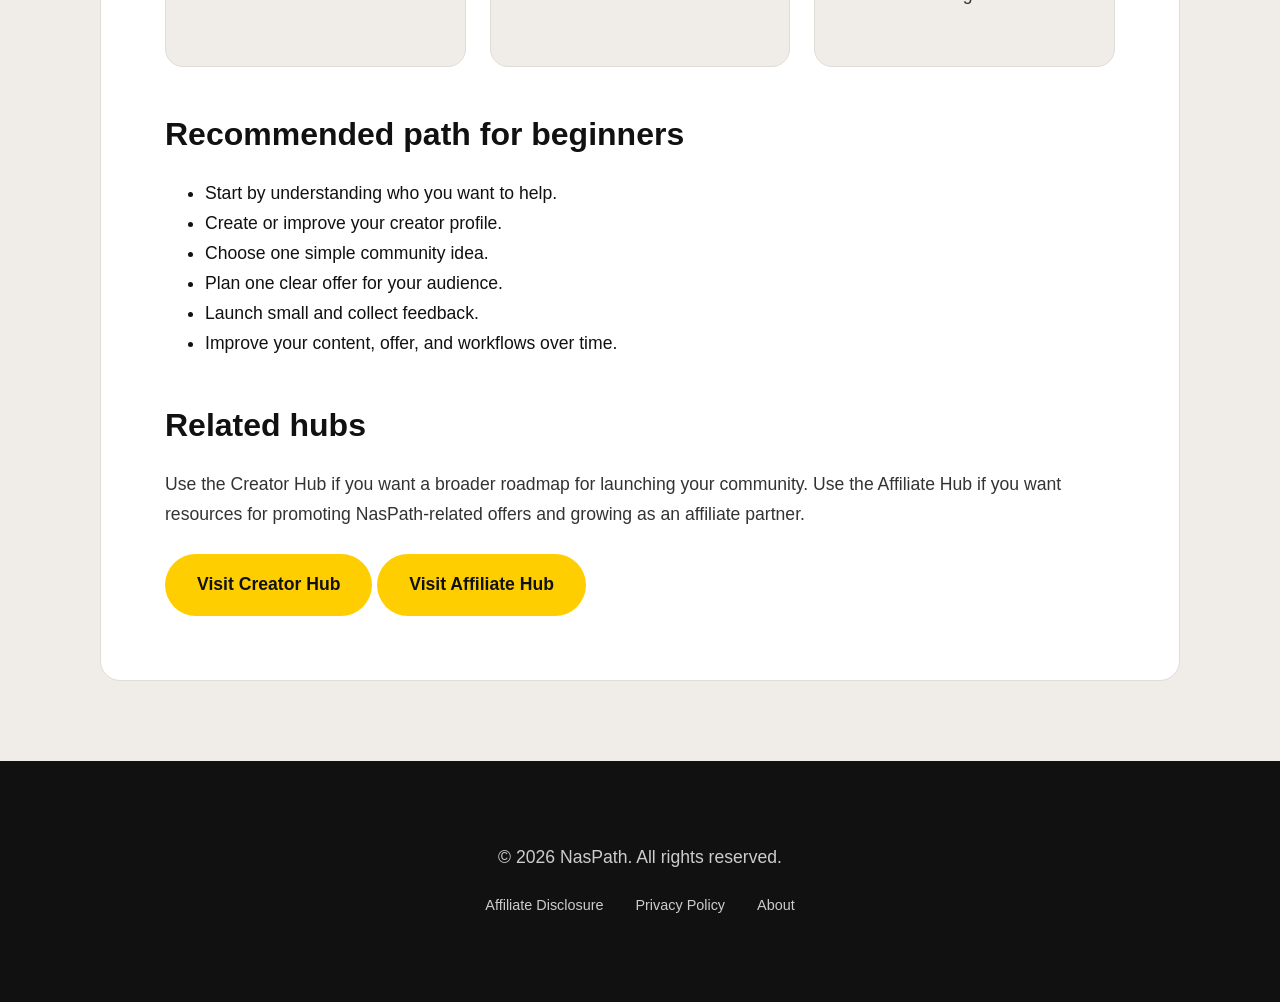
<file: guides.html>
<!DOCTYPE html>
<html lang="en">
<head>
    <meta charset="UTF-8">

    <!-- This makes the page work well on phones and tablets -->
    <meta name="viewport" content="width=device-width, initial-scale=1.0">

    <title>Beginner Guides | NasPath</title>

    <meta name="description" content="Beginner-friendly guides for learning how to set up your Nas account, build your community, create your first offer, and grow as a creator or affiliate.">

    <!-- This connects this page to your CSS file -->
    <link rel="stylesheet" href="style.css?v=3">
</head>

<body>
    <nav>
        <div class="logo">
            <a href="index.html">NasPath</a>
        </div>

        <ul>
            <li><a href="guides.html">Guides</a></li>
            <li><a href="affiliate-hub.html">Affiliates</a></li>
        </ul>
    </nav>

    <main>
        <section class="page-hero">
            <h1>Beginner Guides</h1>

            <p>
                Simple step-by-step guides to help beginners understand Nas, set up their creator
                foundation, build a community, and grow with confidence.
            </p>
        </section>

        <section class="content-section">
            <div class="content-wrapper">
                <h2>Start here</h2>

                <p>
                    The Guides page is the learning library for NasPath. This is where beginners
                    can find practical tutorials, checklists, and explanations written in simple
                    language.
                </p>

                <p>
                    You do not need to be technical. Start with the first guide, take action,
                    then move to the next one.
                </p>

                <h2>Guide library</h2>

                <div class="about-grid">
                    <article class="about-card">
                        <h3>How to create your Nas account</h3>
                        <p>
                            Learn the basic steps for creating your account, completing your profile,
                            and preparing your creator identity.
                        </p>
                        <p><strong>Status:</strong> Coming soon</p>
                    </article>

                    <article class="about-card">
                        <h3>How to set up your creator profile</h3>
                        <p>
                            Make your profile clear, trustworthy, and easy for potential members
                            or customers to understand.
                        </p>
                        <p><strong>Status:</strong> Coming soon</p>
                    </article>

                    <article class="about-card">
                        <h3>How to choose your community niche</h3>
                        <p>
                            Choose the audience you want to help, the problem you want to solve,
                            and the topic your community will focus on.
                        </p>
                        <p><strong>Status:</strong> Coming soon</p>
                    </article>

                    <article class="about-card">
                        <h3>How to plan your first community offer</h3>
                        <p>
                            Turn your knowledge into a simple offer that explains what members get
                            and why they should join.
                        </p>
                        <p><strong>Status:</strong> Coming soon</p>
                    </article>

                    <article class="about-card">
                        <h3>How to launch your first paid community</h3>
                        <p>
                            Learn a simple launch process for announcing your offer, inviting members,
                            and collecting early feedback.
                        </p>
                        <p><strong>Status:</strong> Coming soon</p>
                    </article>

                    <article class="about-card">
                        <h3>How to use AI workflows as a creator</h3>
                        <p>
                            Use AI to brainstorm ideas, write content drafts, plan community posts,
                            prepare checklists, and save time.
                        </p>
                        <p><strong>Status:</strong> Coming soon</p>
                    </article>
                </div>

                <h2>Recommended path for beginners</h2>

                <ul>
                    <li>Start by understanding who you want to help.</li>
                    <li>Create or improve your creator profile.</li>
                    <li>Choose one simple community idea.</li>
                    <li>Plan one clear offer for your audience.</li>
                    <li>Launch small and collect feedback.</li>
                    <li>Improve your content, offer, and workflows over time.</li>
                </ul>

                <h2>Related hubs</h2>

                <p>
                    Use the Creator Hub if you want a broader roadmap for launching your community.
                    Use the Affiliate Hub if you want resources for promoting NasPath-related offers
                    and growing as an affiliate partner.
                </p>

                <a href="creator-hub.html" class="cta">Visit Creator Hub</a>
                <a href="affiliate-hub.html" class="cta">Visit Affiliate Hub</a>
            </div>
        </section>
    </main>

    <footer>
        <p>&copy; 2026 NasPath. All rights reserved.</p>

        <ul>
            <li><a href="affiliate-disclosure.html">Affiliate Disclosure</a></li>
            <li><a href="privacy-policy.html">Privacy Policy</a></li>
            <li><a href="about.html">About</a></li>
        </ul>
    </footer>
</body>
</html>
</file>
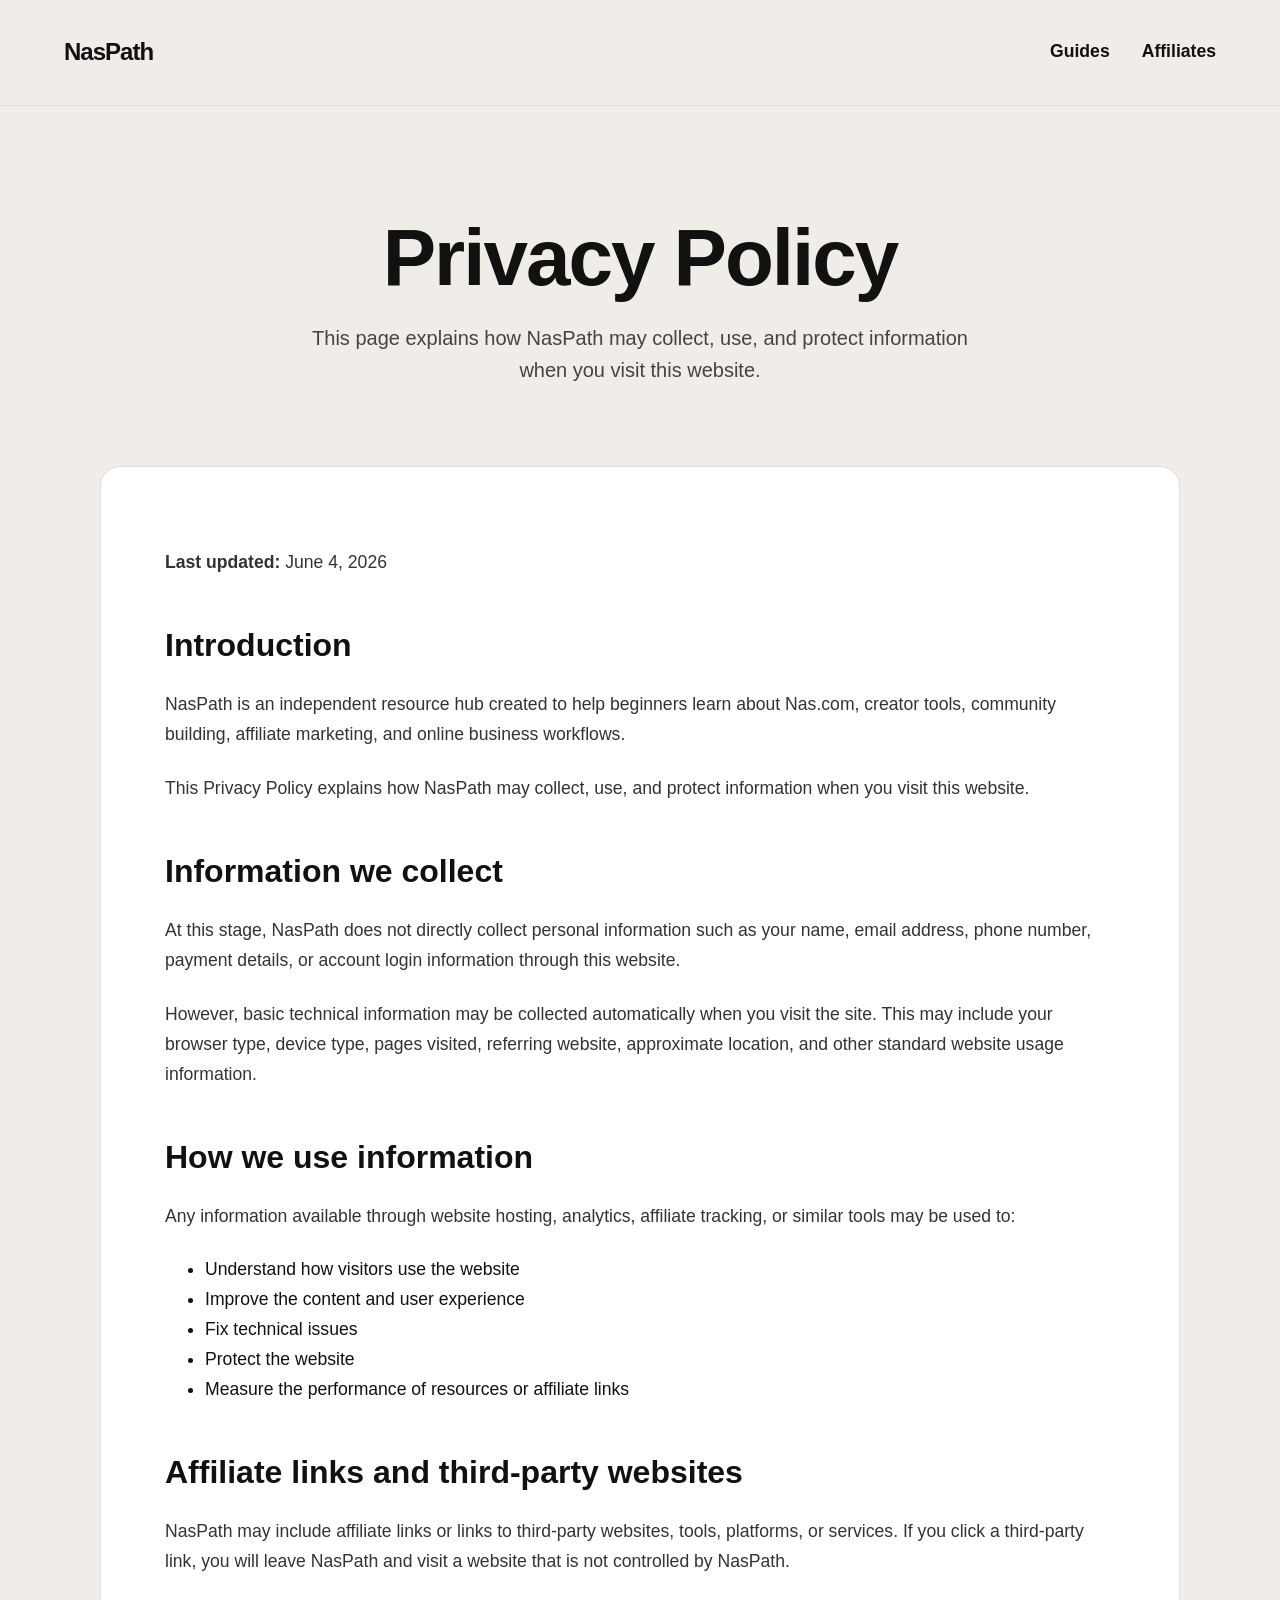
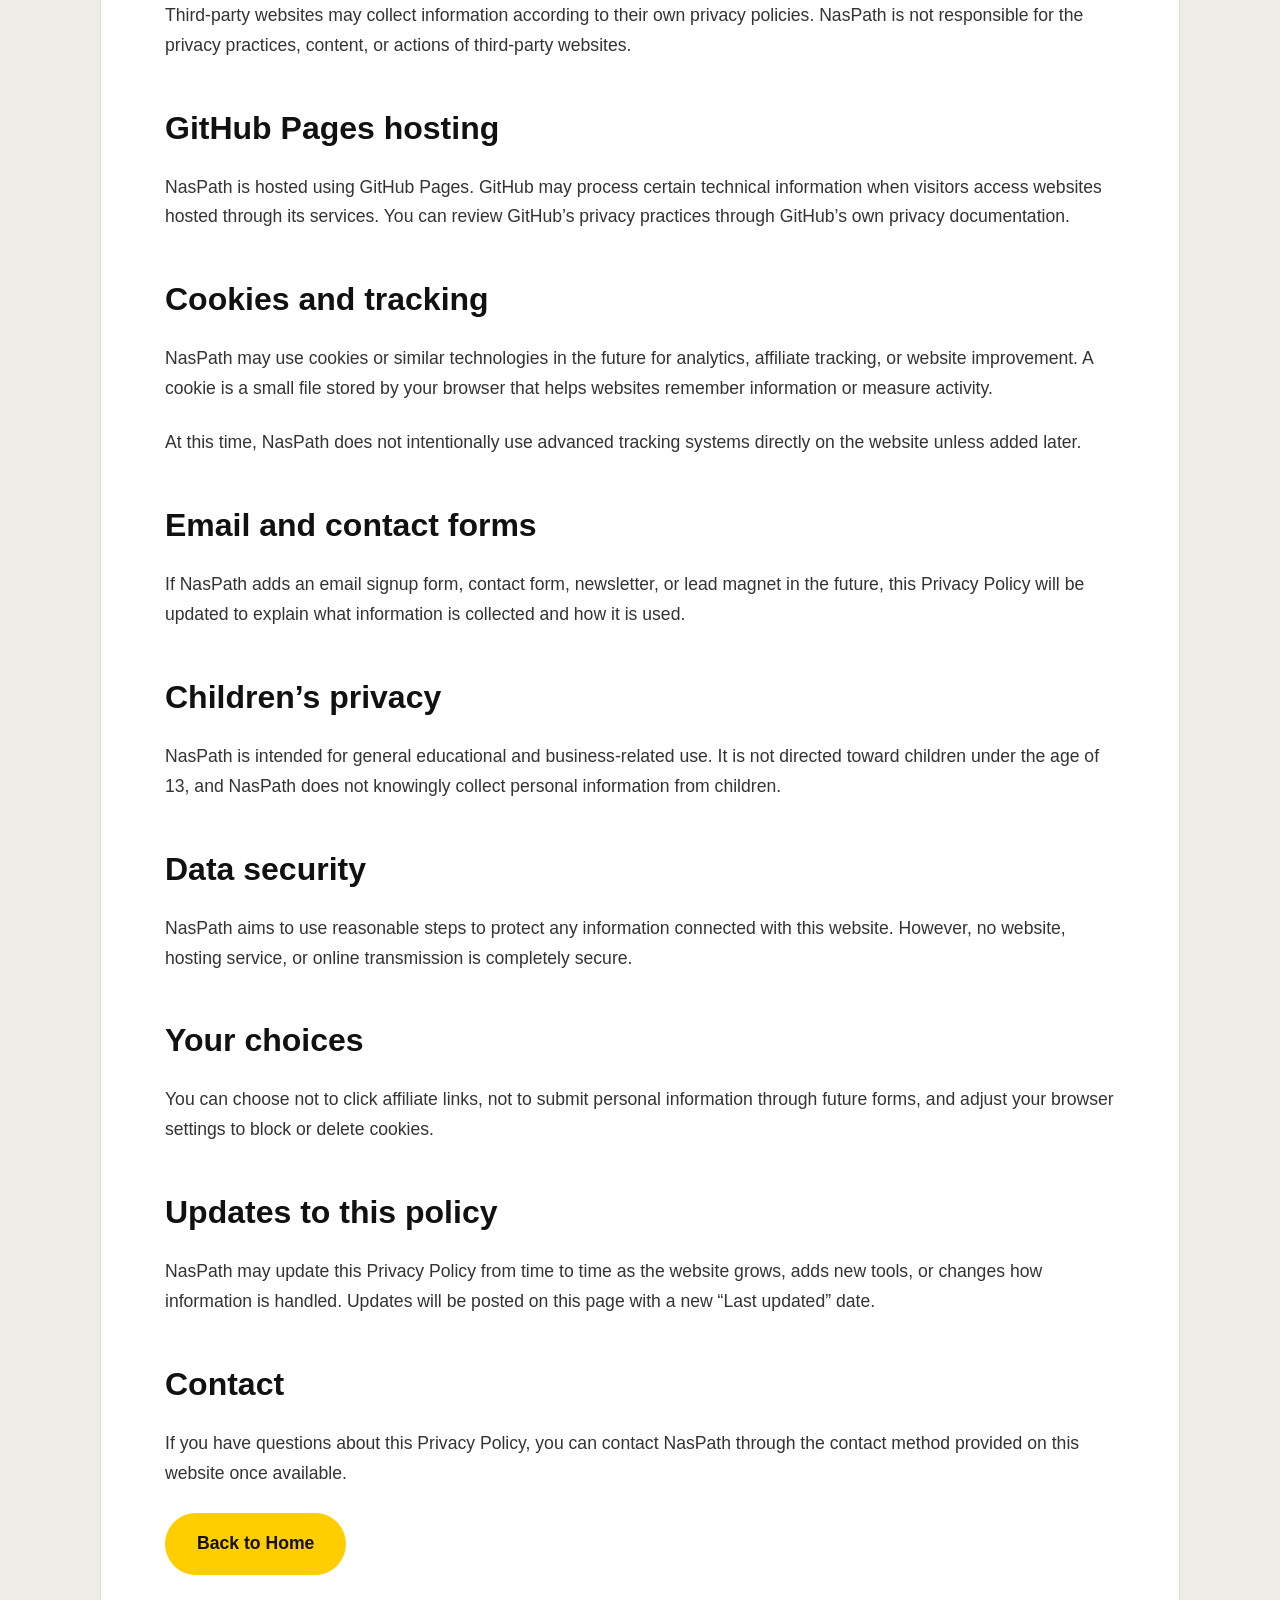
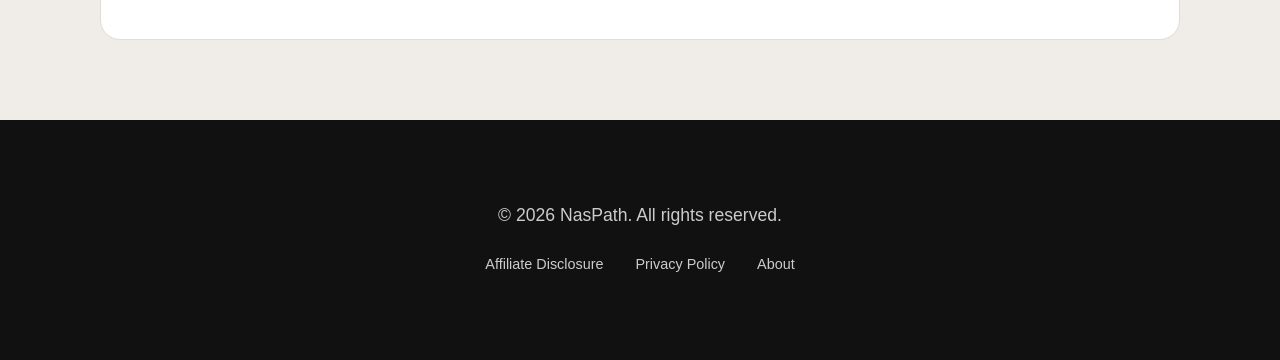
<file: privacy-policy.html>
<!DOCTYPE html>
<html lang="en">
<head>
    <meta charset="UTF-8">

    <!-- This makes the page work well on phones and tablets -->
    <meta name="viewport" content="width=device-width, initial-scale=1.0">

    <title>Privacy Policy | NasPath</title>

    <meta name="description" content="Read the NasPath Privacy Policy to understand how information may be collected, used, and protected when visiting this website.">

    <!-- This connects this page to your CSS file -->
    <link rel="stylesheet" href="style.css?v=3">
</head>

<body>
    <nav>
        <div class="logo">
            <a href="index.html">NasPath</a>
        </div>

        <ul>
            <li><a href="index.html#guides">Guides</a></li>
            <li><a href="index.html#affiliates">Affiliates</a></li>
        </ul>
    </nav>

    <main>
        <section class="page-hero">
            <h1>Privacy Policy</h1>

            <p>
                This page explains how NasPath may collect, use, and protect information
                when you visit this website.
            </p>
        </section>

        <section class="content-section">
            <div class="content-wrapper">
                <p><strong>Last updated:</strong> June 4, 2026</p>

                <h2>Introduction</h2>

                <p>
                    NasPath is an independent resource hub created to help beginners learn about
                    Nas.com, creator tools, community building, affiliate marketing, and online
                    business workflows.
                </p>

                <p>
                    This Privacy Policy explains how NasPath may collect, use, and protect
                    information when you visit this website.
                </p>

                <h2>Information we collect</h2>

                <p>
                    At this stage, NasPath does not directly collect personal information such as
                    your name, email address, phone number, payment details, or account login
                    information through this website.
                </p>

                <p>
                    However, basic technical information may be collected automatically when you
                    visit the site. This may include your browser type, device type, pages visited,
                    referring website, approximate location, and other standard website usage
                    information.
                </p>

                <h2>How we use information</h2>

                <p>
                    Any information available through website hosting, analytics, affiliate tracking,
                    or similar tools may be used to:
                </p>

                <ul>
                    <li>Understand how visitors use the website</li>
                    <li>Improve the content and user experience</li>
                    <li>Fix technical issues</li>
                    <li>Protect the website</li>
                    <li>Measure the performance of resources or affiliate links</li>
                </ul>

                <h2>Affiliate links and third-party websites</h2>

                <p>
                    NasPath may include affiliate links or links to third-party websites, tools,
                    platforms, or services. If you click a third-party link, you will leave NasPath
                    and visit a website that is not controlled by NasPath.
                </p>

                <p>
                    Third-party websites may collect information according to their own privacy
                    policies. NasPath is not responsible for the privacy practices, content, or
                    actions of third-party websites.
                </p>

                <h2>GitHub Pages hosting</h2>

                <p>
                    NasPath is hosted using GitHub Pages. GitHub may process certain technical
                    information when visitors access websites hosted through its services. You can
                    review GitHub’s privacy practices through GitHub’s own privacy documentation.
                </p>

                <h2>Cookies and tracking</h2>

                <p>
                    NasPath may use cookies or similar technologies in the future for analytics,
                    affiliate tracking, or website improvement. A cookie is a small file stored by
                    your browser that helps websites remember information or measure activity.
                </p>

                <p>
                    At this time, NasPath does not intentionally use advanced tracking systems
                    directly on the website unless added later.
                </p>

                <h2>Email and contact forms</h2>

                <p>
                    If NasPath adds an email signup form, contact form, newsletter, or lead magnet
                    in the future, this Privacy Policy will be updated to explain what information
                    is collected and how it is used.
                </p>

                <h2>Children’s privacy</h2>

                <p>
                    NasPath is intended for general educational and business-related use. It is not
                    directed toward children under the age of 13, and NasPath does not knowingly
                    collect personal information from children.
                </p>

                <h2>Data security</h2>

                <p>
                    NasPath aims to use reasonable steps to protect any information connected with
                    this website. However, no website, hosting service, or online transmission is
                    completely secure.
                </p>

                <h2>Your choices</h2>

                <p>
                    You can choose not to click affiliate links, not to submit personal information
                    through future forms, and adjust your browser settings to block or delete cookies.
                </p>

                <h2>Updates to this policy</h2>

                <p>
                    NasPath may update this Privacy Policy from time to time as the website grows,
                    adds new tools, or changes how information is handled. Updates will be posted
                    on this page with a new “Last updated” date.
                </p>

                <h2>Contact</h2>

                <p>
                    If you have questions about this Privacy Policy, you can contact NasPath through
                    the contact method provided on this website once available.
                </p>

                <a href="index.html" class="cta">Back to Home</a>
            </div>
        </section>
    </main>

    <footer>
        <p>&copy; 2026 NasPath. All rights reserved.</p>

        <ul>
            <li><a href="affiliate-disclosure.html">Affiliate Disclosure</a></li>
            <li><a href="privacy-policy.html">Privacy Policy</a></li>
            <li><a href="about.html">About</a></li>
        </ul>
    </footer>
</body>
</html>
</file>
<file: style.css>
:root {
    --bg: #F0ECE7;
    --text: #111111;
    --accent: #FFCE00;
    --card: #ffffff;
    --footer-bg: #111111;
    --footer-text: #cccccc;
}

body {
    font-family: -apple-system, BlinkMacSystemFont, "Segoe UI", Roboto, sans-serif;
    margin: 0;
    color: var(--text);
    background: var(--bg);
    font-size: 1.1rem;
    line-height: 1.7;
}

nav {
    position: sticky;
    top: 0;
    z-index: 1000;
    background: var(--bg);
    display: flex;
    justify-content: space-between;
    align-items: center;
    padding: 2rem 5%;
    border-bottom: 1px solid #e0dcd7;
}

nav .logo {
    font-weight: 800;
    font-size: 1.5rem;
    letter-spacing: -1px;
}

nav ul {
    display: flex;
    gap: 2rem;
    list-style: none;
    padding: 0;
    margin: 0;
}

nav a {
    text-decoration: none;
    color: var(--text);
    font-weight: 600;
}

.hero {
    padding: 8rem 5% 2rem;
    text-align: center;
}

.hero h1 {
    font-size: clamp(3rem, 8vw, 5rem);
    margin: 0;
    line-height: 0.95;
    letter-spacing: -2px;
}

.hero p {
    font-size: 1.25rem;
    color: #444;
    margin-top: 1.5rem;
    margin-bottom: 2rem;
    max-width: 600px;
    margin-left: auto;
    margin-right: auto;
    line-height: 1.6;
}

.search-container {
    margin-bottom: 1.5rem;
    text-align: center;
}

.search-container input {
    padding: 1rem 1.5rem;
    width: 100%;
    max-width: 400px;
    border-radius: 50px;
    border: 1px solid #d1ccc7;
    font-size: 1rem;
}

.social-proof {
    font-size: 0.85rem;
    color: #666;
    margin-bottom: 4rem;
    font-weight: 500;
    letter-spacing: 0.02em;
}

.grid {
    display: grid;
    grid-template-columns: repeat(auto-fit, minmax(min(100%, 350px), 1fr));
    gap: 1.5rem;
    padding: 0 5% 4rem;
}

.card {
    background: var(--card);
    padding: 3rem;
    border-radius: 20px;
    border: 1px solid #e0dcd7;
    transition: transform 0.3s ease, box-shadow 0.3s ease;
}

.card:hover {
    transform: translateY(-10px);
    box-shadow: 0 10px 20px rgba(0,0,0,0.1);
}

.card h2 {
    font-size: 1.75rem;
    margin-top: 0;
}

.benefits {
    padding: 4rem 5%;
    background: var(--card);
    border-top: 1px solid #e0dcd7;
}

.benefits-grid {
    display: grid;
    grid-template-columns: repeat(auto-fit, minmax(250px, 1fr));
    gap: 2rem;
}

.benefit-item {
    text-align: center;
    padding: 1.5rem;
    transition: transform 0.3s ease;
}

.benefit-item:hover {
    transform: translateY(-5px);
}

.icon-svg {
    width: 40px;
    height: 40px;
    margin-bottom: 1rem;
    stroke: var(--text);
    stroke-width: 1.5;
    fill: none;
}

.cta {
    background: var(--accent);
    color: var(--text);
    padding: 1rem 2rem;
    border-radius: 50px;
    text-decoration: none;
    font-weight: 700;
    display: inline-block;
    transition: transform 0.2s;
}

.cta:hover {
    transform: scale(1.05);
}

footer {
    background: var(--footer-bg);
    color: var(--footer-text);
    padding: 4rem 5%;
    text-align: center;
}

footer ul {
    list-style: none;
    padding: 0;
    display: flex;
    justify-content: center;
    gap: 2rem;
    margin-top: 1rem;
}

footer a {
    color: var(--footer-text);
    text-decoration: none;
    font-size: 0.9rem;
}

footer a:hover {
    color: #ffffff;
}
/* About page styles */

.page-hero {
    padding: 7rem 5% 3rem;
    text-align: center;
}

.page-hero h1 {
    font-size: clamp(3rem, 7vw, 5rem);
    margin: 0;
    line-height: 1;
    letter-spacing: -2px;
}

.page-hero p {
    font-size: 1.25rem;
    color: #444;
    max-width: 700px;
    margin: 1.5rem auto 0;
    line-height: 1.6;
}

.content-section {
    padding: 2rem 5% 5rem;
}

.content-wrapper {
    max-width: 950px;
    margin: 0 auto;
    background: var(--card);
    padding: 4rem;
    border-radius: 20px;
    border: 1px solid #e0dcd7;
}

.content-wrapper h2 {
    font-size: 2rem;
    margin-top: 2.5rem;
    margin-bottom: 1rem;
}

.content-wrapper h2:first-child {
    margin-top: 0;
}

.content-wrapper p {
    color: #333;
    margin-bottom: 1.5rem;
}

.about-grid {
    display: grid;
    grid-template-columns: repeat(auto-fit, minmax(240px, 1fr));
    gap: 1.5rem;
    margin: 2.5rem 0;
}

.about-card {
    background: var(--bg);
    padding: 2rem;
    border-radius: 18px;
    border: 1px solid #e0dcd7;
}

.about-card h3 {
    margin-top: 0;
    font-size: 1.4rem;
}

.logo a {
    color: var(--text);
    text-decoration: none;
}
/* Mobile responsive styles */

@media (max-width: 768px) {
    body {
        font-size: 1rem;
    }

    nav {
        padding: 1rem 5%;
        flex-direction: column;
        gap: 1rem;
    }

    nav ul {
        gap: 1rem;
    }

    .hero {
        padding: 4rem 5% 2rem;
    }

    .hero h1 {
        font-size: clamp(2.5rem, 12vw, 4rem);
        line-height: 1;
    }

    .hero p {
        font-size: 1.05rem;
    }

    .grid {
        grid-template-columns: 1fr;
        padding: 0 5% 3rem;
    }

    .card {
        padding: 2rem;
    }

    .benefits {
        padding: 3rem 5%;
    }

    .benefit-item {
        padding: 1rem;
    }

    .page-hero {
        padding: 4rem 5% 2rem;
    }

    .page-hero h1 {
        font-size: clamp(2.5rem, 12vw, 4rem);
    }

    .page-hero p {
        font-size: 1.05rem;
    }

    .content-section {
        padding: 1rem 5% 4rem;
    }

    .content-wrapper {
        padding: 2rem;
    }

    .content-wrapper h2 {
        font-size: 1.6rem;
    }

    .about-grid {
        grid-template-columns: 1fr;
    }

    .about-card {
        padding: 1.5rem;
    }

    footer {
        padding: 3rem 5%;
    }

    footer ul {
        flex-direction: column;
        gap: 0.75rem;
    }
}

@media (max-width: 480px) {
    .hero {
        padding-top: 3rem;
    }

    .card {
        padding: 1.5rem;
    }

    .content-wrapper {
        padding: 1.5rem;
    }

    .search-container input {
        padding: 0.9rem 1.2rem;
    }

    .cta {
        padding: 0.9rem 1.5rem;
    }
}
</file>
